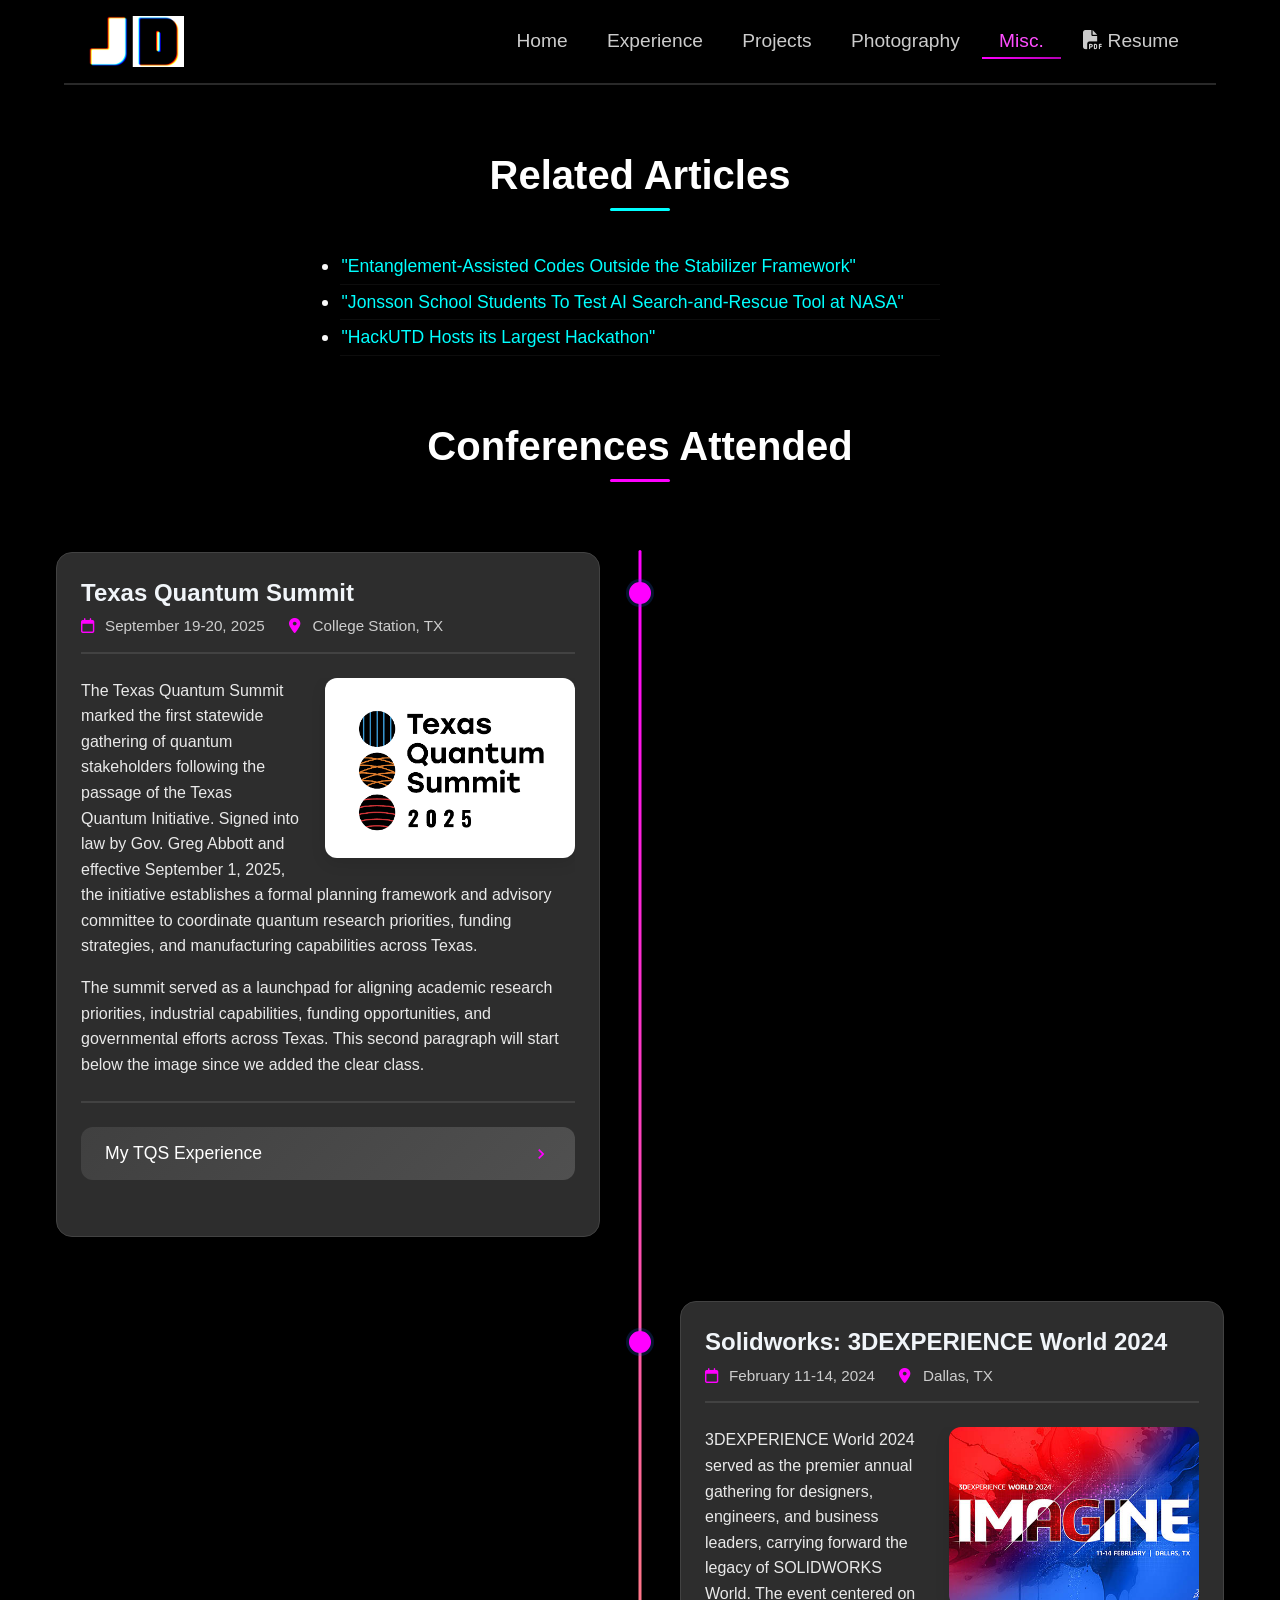
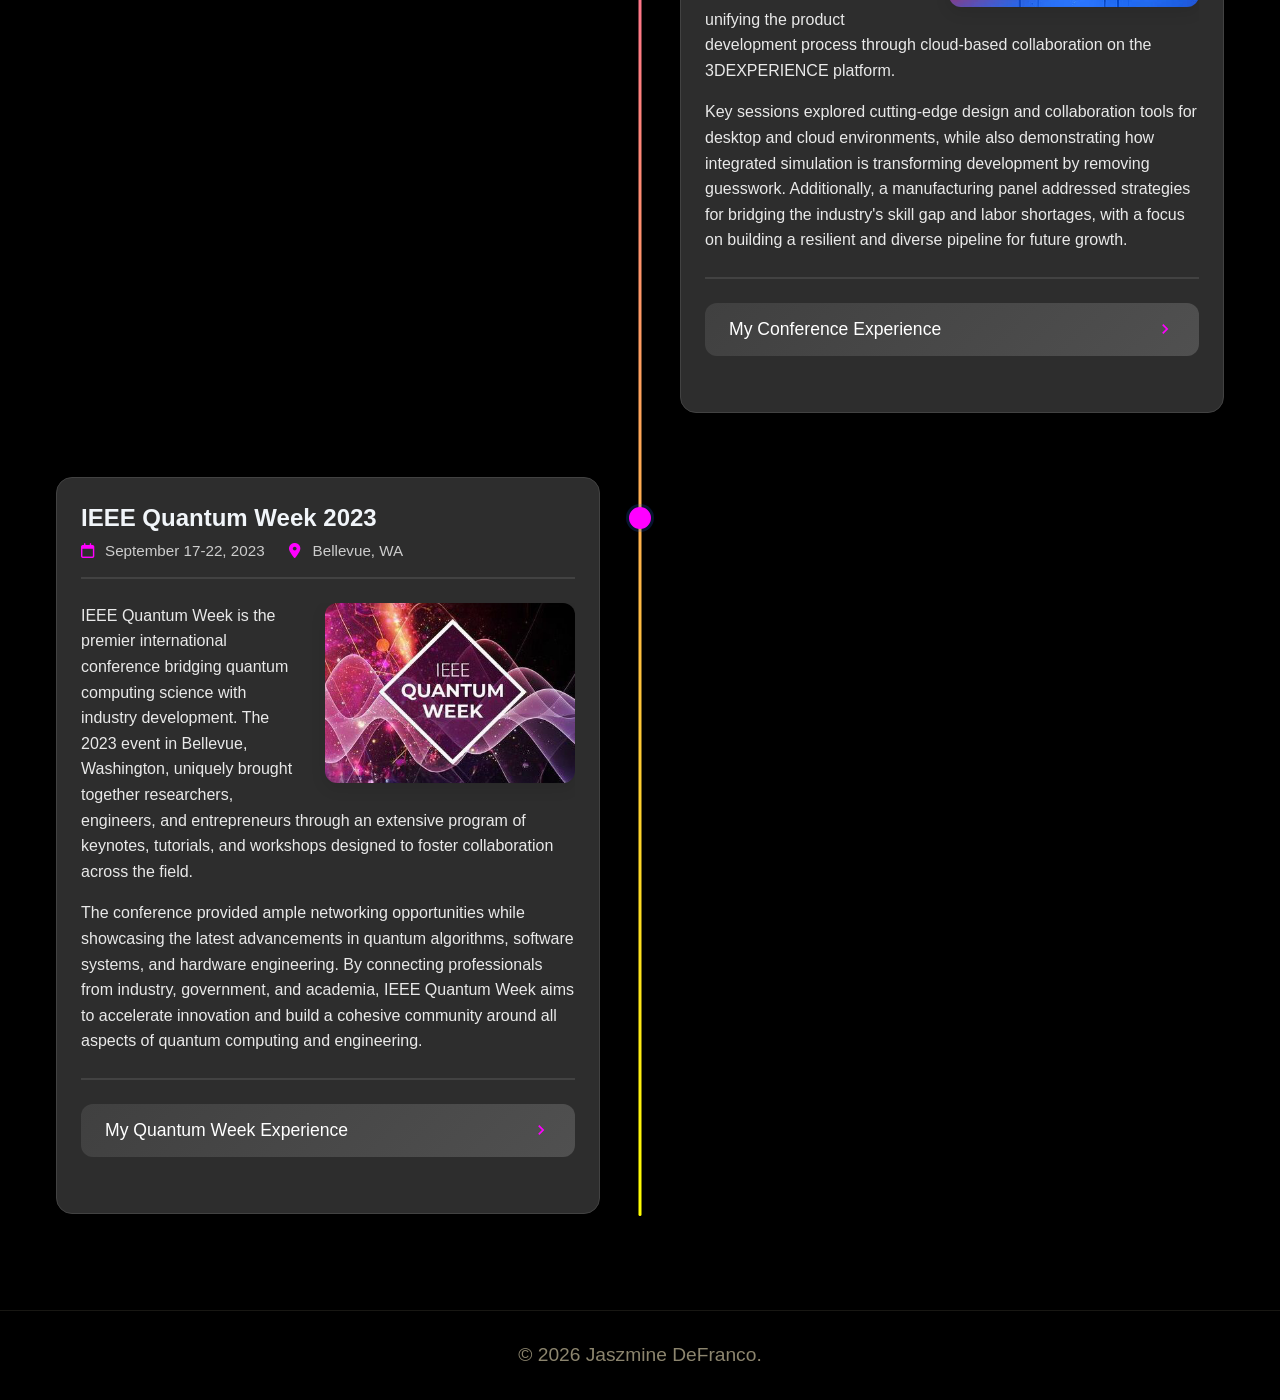
<file: misc.html>
<!DOCTYPE html>
<html lang="en">
<head>
    <meta charset="UTF-8">
    <meta name="viewport" content="width=device-width, initial-scale=1.0">
    <link rel="icon" type="image/png" href="assets/logo/v3-jd-square.png">
    <title>Misc. | Jaszmine DeFranco</title>
    <!-- <link rel="stylesheet" href="style.css">
    <link rel="stylesheet" href="map-styles.css"> -->
    <link rel="stylesheet" href="styles/styles.css">
    <link rel="stylesheet" href="styles/misc.css">
    <link rel="stylesheet" href="https://cdnjs.cloudflare.com/ajax/libs/font-awesome/6.4.0/css/all.min.css">
    <link href="https://fonts.googleapis.com/css2?family=Inter:wght@300;400;500;600;700&display=swap" rel="stylesheet">
    <link rel="stylesheet" href="https://cdnjs.cloudflare.com/ajax/libs/font-awesome/6.4.0/css/all.min.css">
</head>

<body class="misc-page">
    <nav class="navbar">
        <div class="nav-container">
            <!-- <a href="index.html" class="logo">Jaszmine DeFranco</a> -->
            <a href="index.html" class="logo">
                <img src="assets/logo/v3-jd-colors.png" alt="Jaszmine DeFranco">
            </a>
            <div class="nav-links">
                <a href="index.html" class="red">Home</a>
                <a href="experiences.html" class="green">Experience</a>
                <a href="projects.html" class="blue">Projects</a>
                <a href="photography.html" class="cyan">Photography</a>
                <a href="misc.html" class="active magenta">Misc.</a>
                <a href="assets/Jaszmine-DeFranco-Resume.pdf" target="_blank" rel="noopener noreferrer" class="yellow" title="Resume PDF">
                    <i class="fas fa-file-pdf"></i> Resume
                </a>
            </div>
            <button class="menu-toggle" aria-label="Toggle navigation">
                <i class="fas fa-bars"></i>
            </button>
        </div>
    </nav>

    <main class="container">

        <!-- Buttons to separate  -->
        <!-- <section class="section">
            <div class="filter-buttons">
                <button class="filter-btn red active" data-target="conferences">Conferences</button>
                <button class="filter-btn green" data-target="travel-map">Travel Map</button>
                <button class="filter-btn blue" data-target="other-again">University Clubs</button>
            </div>
        </section> -->

        <!-- Other Content Section -->
        <!-- <section class="section">
            <div class="misc-grid">

            </div>
        </section> -->

        <!-- <div class="bookshelf-container">
            <div class="shelf-section">
                <div class="bookshelf-grid" id="leadershipGrid">
                <!- Books inserted by JS ->
                </div>
                <div class="shelf-board">
                <div class="shelf-plaque">Leadership & Involvement</div>
                </div>
            </div>

            <div class="shelf-section">
                <div class="bookshelf-grid" id="speakingGrid">
                <!- Books inserted by JS ->
                </div>
                <div class="shelf-board">
                <div class="shelf-plaque">Public Speaking & Panels</div>
                </div>
            </div>

            <div class="shelf-section">
                <div class="bookshelf-grid" id="conferencesGrid">
                <!- Books inserted by JS ->
                </div>
                <div class="shelf-board">
                <div class="shelf-plaque">Conferences Attended</div>
                </div>
            </div>
        </div> -->

        <section class="articles-section">
            <h1 id="articles" class="articles-title"><span class="highlight" data-text="Related Articles">Related Articles</span></h1>

            <div id="">
                <ul>
                    <li><a href="https://arxiv.org/abs/2603.03182" target="_blank" class="content-link articles-link">
                            "Entanglement-Assisted Codes Outside the Stabilizer Framework"
                        </a>
                    </li>
                    <li><a href="https://news.utdallas.edu/students-teaching/nasa-project-2024/" target="_blank" class="content-link articles-link">
                            "Jonsson School Students To Test AI Search-and-Rescue Tool at NASA"
                        </a>
                    </li>
                    <li><a href="https://cs.utdallas.edu/26350/hackutd-hosts-its-largest-hackathon-2022/" target="_blank" class="content-link articles-link">
                            "HackUTD Hosts its Largest Hackathon"
                        </a>
                    </li>
                </ul>
            </div>
        </section>


        <section class="conferences-timeline">
            <h1 id="conferences" class="timeline-title"><span class="highlight" data-text="Conferences Attended">Conferences Attended</span></h1>
            
            <div class="timeline-container">
                <!-- Timeline Line -->
                <div class="timeline-line"></div>
                
                <!-- Conference Entry 1 (Left side) -->
                <div class="timeline-item timeline-left" id="tqs">
                    <div class="timeline-card">
                        <!-- Header with conference info -->
                        <div class="conference-header">
                            <h3 class="conference-title">Texas Quantum Summit</h3>
                            <div class="conference-meta">
                                <span class="conference-date"><i class="far fa-calendar"></i> September 19-20, 2025</span>
                                <span class="conference-location"><i class="fas fa-map-marker-alt"></i> College Station, TX</span>
                            </div>
                        </div>

                        <div class="conference-main">
                            <div class="conference-featured-image">
                                <img src="/assets/misc/1tqs.png" alt="Texas Quantum Summit 2025">
                            </div>
                            <div class="conference-description">
                                <p>The Texas Quantum Summit marked the first statewide gathering of quantum stakeholders following 
                                    the passage of the Texas Quantum Initiative. Signed into law by Gov. Greg Abbott and effective 
                                    September 1, 2025, the initiative establishes a formal planning framework and advisory committee to 
                                    coordinate quantum research priorities, funding strategies, and manufacturing capabilities across 
                                    Texas.</p>
                                <p class="clear-below-image">The summit served as a launchpad for aligning academic research priorities, 
                                    industrial capabilities, funding opportunities, and governmental efforts across Texas. This second 
                                    paragraph will start below the image since we added the clear class.</p>
                            </div>
                            <!-- Read More Button -->
                            <div class="conference-readmore-container">
                                <button class="conference-readmore-btn" onclick="openConferenceModal('modal-tqs-2025')">
                                    <span>My TQS Experience</span>
                                    <svg class="conference-readmore-arrow" viewBox="0 0 24 24" width="20" height="20">
                                        <path fill="currentColor" d="M8.59 16.59L13.17 12 8.59 7.41 10 6l6 6-6 6-1.41-1.41z"/>
                                    </svg>
                                </button>
                            </div>
                        </div>
                    
                    </div>
                </div>

                <!-- Conference Entry 2 (Right side) -->
                <div class="timeline-item timeline-right" id="sld">
                    <div class="timeline-card">
                        <!-- Header with conference info -->
                        <div class="conference-header">
                            <h3 class="conference-title">Solidworks: 3DEXPERIENCE World 2024</h3>
                            <div class="conference-meta">
                                <span class="conference-date"><i class="far fa-calendar"></i> February 11-14, 2024</span>
                                <span class="conference-location"><i class="fas fa-map-marker-alt"></i> Dallas, TX</span>
                            </div>
                        </div>

                        <div class="conference-main">
                            <div class="conference-featured-image">
                                <img src="/assets/misc/2sld.jpg" alt="Solidworks: 3DEXPERIENCE World 2024">
                            </div>
                            <div class="conference-description">
                                <p>3DEXPERIENCE World 2024 served as the premier annual gathering for designers, engineers, and business 
                                    leaders, carrying forward the legacy of SOLIDWORKS World. The event centered on unifying the product 
                                    development process through cloud-based collaboration on the 3DEXPERIENCE platform.</p>
                                <p class="clear-below-image">Key sessions explored cutting-edge design and collaboration tools for desktop 
                                    and cloud environments, while also demonstrating how integrated simulation is transforming development 
                                    by removing guesswork. Additionally, a manufacturing panel addressed strategies for bridging the industry's 
                                    skill gap and labor shortages, with a focus on building a resilient and diverse pipeline for future growth.</p>
                            </div>
                            <!-- Read More Button -->
                            <div class="conference-readmore-container">
                                <button class="conference-readmore-btn" onclick="openConferenceModal('modal-sld-2024')">
                                    <span>My Conference Experience</span>
                                    <svg class="conference-readmore-arrow" viewBox="0 0 24 24" width="20" height="20">
                                        <path fill="currentColor" d="M8.59 16.59L13.17 12 8.59 7.41 10 6l6 6-6 6-1.41-1.41z"/>
                                    </svg>
                                </button>
                            </div>
                        </div>
                    
                    </div>
                </div>
                
                
                <!-- Conference Entry 3 (Left side) -->
                <div class="timeline-item timeline-left" id="ieee">
                    <div class="timeline-card">
                        <!-- Header with conference info -->
                        <div class="conference-header">
                            <h3 class="conference-title">IEEE Quantum Week 2023</h3>
                            <div class="conference-meta">
                                <span class="conference-date"><i class="far fa-calendar"></i> September 17-22, 2023</span>
                                <span class="conference-location"><i class="fas fa-map-marker-alt"></i> Bellevue, WA</span>
                            </div>
                        </div>

                        <div class="conference-main">
                            <div class="conference-featured-image">
                                <img src="/assets/misc/3ieee.png" alt="IEEE Quantum Week 2023">
                            </div>
                            <div class="conference-description">
                                <p>IEEE Quantum Week is the premier international conference bridging quantum computing science 
                                    with industry development. The 2023 event in Bellevue, Washington, uniquely brought together researchers, 
                                    engineers, and entrepreneurs through an extensive program of keynotes, tutorials, and workshops designed 
                                    to foster collaboration across the field.</p>
                                <p class="clear-below-image">The conference provided ample networking opportunities while showcasing the latest 
                                    advancements in quantum algorithms, software systems, and hardware engineering. By connecting professionals 
                                    from industry, government, and academia, IEEE Quantum Week aims to accelerate innovation and build a cohesive 
                                    community around all aspects of quantum computing and engineering.</p>
                            </div>
                            <!-- Read More Button -->
                            <div class="conference-readmore-container">
                                <button class="conference-readmore-btn" onclick="openConferenceModal('modal-ieee-2023')">
                                    <span>My Quantum Week Experience</span>
                                    <svg class="conference-readmore-arrow" viewBox="0 0 24 24" width="20" height="20">
                                        <path fill="currentColor" d="M8.59 16.59L13.17 12 8.59 7.41 10 6l6 6-6 6-1.41-1.41z"/>
                                    </svg>
                                </button>
                            </div>
                        </div>
                    
                    </div>
                </div>
                
            </div>

            <!-- Conference Modal 1 -->
            <div id="modal-tqs-2025" class="conference-modal">
                <div class="conference-modal-content">
                    <!-- Modal Header -->
                    <div class="conference-modal-header">
                        <h2 class="conference-modal-title">Texas Quantum Summit 2025</h2>
                        <button class="conference-modal-close" onclick="closeConferenceModal('modal-tqs-2025')">
                            <svg viewBox="0 0 24 24" width="24" height="24">
                                <path fill="currentColor" d="M19 6.41L17.59 5 12 10.59 6.41 5 5 6.41 10.59 12 5 17.59 6.41 19 12 13.41 17.59 19 19 17.59 13.41 12z"/>
                            </svg>
                        </button>
                    </div>
                    
                    <!-- Modal Body -->
                    <div class="conference-modal-body" id="tqs">
                        <!-- Conference Meta Info -->
                        <div class="conference-modal-meta">
                            <span><i class="far fa-calendar"></i> September 19-20, 2025</span>
                            <span><i class="fas fa-map-marker-alt"></i> College Station, TX</span>
                        </div>
                        
                        <!-- Main Experience Text -->
                        <div class="conference-modal-text">
                            <h3>My Experience</h3>
                            <p>Two years ago, I attended my first conference, IEEE Quantum Week 2023 in Bellevue, Washington, where I got my 
                                first glimpse into the vast landscape of quantum research, witnessing the intersection of academia and industry. 
                                At the time, much of it felt overwhelming, and I was just beginning to grasp the scale of the field.</p>

                            <p>In September of 2025, I had the privilege of attending the inaugural Texas Quantum Summit hosted at Texas A&M University. 
                                Returning with a different perspective, and now equipped with research experience in quantum error correction, I was 
                                excited to see the current state of the field and how much things had progressed. I was no longer the confused undergrad trying 
                                to keep up, but instead as a soon-to-be college graduate, with a clearer sense of direction.</p>

                            <p>The summit brought together an impressive cross-section of stakeholders: Texas senators, economic development leaders, 
                                startup founders, academic experts, industry representatives, and educators. What stood out most was the shift in conversation, 
                                from purely technical discussions to how quantum can serve as a solution for real-world economic challenges. Speakers emphasized 
                                aligning research agendas with the commerce they can enable, and directly connecting innovation to the Texas economy.</p>

                            <p>The momentum was undeniable. With over 400+ attendees, far exceeding the projected 250, it was clear that the quantum ecosystem 
                                in Texas is no longer theoretical. The message resonated throughout: this moment requires collaboration across academia, industry, 
                                and government. Quantum's time is here, and the challenge now is how we channel that momentum into lasting impact.</p>
                        </div>
                        
                        <!-- Modal Gallery -->
                        <div class="conference-modal-gallery">
                            <h3>Gallery</h3>
                            <div class="modal-gallery-grid">
                                <img src="assets/misc/conferences/1tqs/1panel.jpg" alt="Panel discussion">
                                <img src="assets/misc/conferences/1tqs/2poster.jpg" alt="UTD Graduate Students' Poster">
                                <img src="assets/misc/conferences/1tqs/3kyle.jpg" alt="Kyle Field">
                                <img src="assets/misc/conferences/1tqs/4utd.jpg" alt="UTD Research - Presented by Dr.K">
                            </div>
                        </div>
                    </div>
                </div>
            </div>

            <!-- Conference Modal 2 -->
            <div id="modal-sld-2024" class="conference-modal">
                <div class="conference-modal-content">
                    <!-- Modal Header -->
                    <div class="conference-modal-header">
                        <h2 class="conference-modal-title">Solidworks: 3DEXPERIENCE World 2024</h2>
                        <button class="conference-modal-close" onclick="closeConferenceModal('modal-sld-2024')">
                            <svg viewBox="0 0 24 24" width="24" height="24">
                                <path fill="currentColor" d="M19 6.41L17.59 5 12 10.59 6.41 5 5 6.41 10.59 12 5 17.59 6.41 19 12 13.41 17.59 19 19 17.59 13.41 12z"/>
                            </svg>
                        </button>
                    </div>
                    
                    <!-- Modal Body -->
                    <div class="conference-modal-body">
                        <!-- Conference Meta Info -->
                        <div class="conference-modal-meta">
                            <span><i class="far fa-calendar"></i> February 11-14, 2024</span>
                            <span><i class="fas fa-map-marker-alt"></i> Dallas, TX</span>
                        </div>
                        
                        <!-- Main Experience Text -->
                        <div class="conference-modal-text">
                            <h3>My Experience</h3>
                            <p>Attending 3DEXPERIENCE World 2024 in Dallas Texas was an incredible experience, especially as a member of 
                                UT Dallas's AIAA group. We were honored to be invited to showcase our projects at an EDU booth, which was a 
                                fantastic platform to share our work with a global audience of engineers and designers. This opportunity was 
                                made possible by a generous sponsorship from SOLIDWORKS, which provided our group with software keys. This 
                                access was instrumental in allowing our members to learn CAD and implement professional-grade design tools 
                                directly into our engineering projects.</p>

                            <p>Beyond our own booth, the "Playground" was easily one of the coolest parts of the conference. It was an interactive 
                                hub where I met people from all sorts of businesses and backgrounds, all eager to talk about their projects and 
                                initiatives. Seeing firsthand how others are using these technologies to innovate was genuinely inspiring! I also 
                                made it a point to attend several workshops; one session on 3D printing and manufacturing practices stood out in 
                                particular. It was fascinating to learn how AI is currently being used to streamline production processes and how 
                                companies are looking to implement similar smart practices across other machine shop tools in the near future.</p>

                            <p>Overall, the conference left me with a powerful message about the future of design. The focus wasn't just on the tools 
                                we have today, but on the horizon of what's possible with AI-based generative design and cloud-based collaboration on 
                                the 3DEXPERIENCE platform. It was clear that the industry is moving toward a more connected and intelligent workflow, 
                                and being surrounded by that energy, from student teams to seasoned professionals, reinforced my excitement to be a 
                                part of this evolving engineering landscape!</p>
                        </div>
                        
                        <!-- Modal Gallery -->
                        <div class="conference-modal-gallery">
                            <h3>Gallery</h3>
                            <div class="modal-gallery-grid">
                                <img src="assets/misc/conferences/2sld/1group.jpg" alt="UTD-AIAA-Rocketry">
                                <img src="assets/misc/conferences/2sld/2droids.jpg" alt="Interactive Playground">
                                <img src="assets/misc/conferences/2sld/3ws.jpg" alt="Manufacturing Workshop">
                                <img src="assets/misc/conferences/2sld/4selfie.jpg" alt="Friends!">
                            </div>
                        </div>
                    </div>
                </div>
            </div>

            <!-- Conference Modal 3 -->
            <div id="modal-ieee-2023" class="conference-modal">
                <div class="conference-modal-content">
                    <!-- Modal Header -->
                    <div class="conference-modal-header">
                        <h2 class="conference-modal-title">IEEE Quantum Week 2023</h2>
                        <button class="conference-modal-close" onclick="closeConferenceModal('modal-ieee-2023')">
                            <svg viewBox="0 0 24 24" width="24" height="24">
                                <path fill="currentColor" d="M19 6.41L17.59 5 12 10.59 6.41 5 5 6.41 10.59 12 5 17.59 6.41 19 12 13.41 17.59 19 19 17.59 13.41 12z"/>
                            </svg>
                        </button>
                    </div>
                    
                    <!-- Modal Body -->
                    <div class="conference-modal-body">
                        <!-- Conference Meta Info -->
                        <div class="conference-modal-meta">
                            <span><i class="far fa-calendar"></i> September 17-22, 2023</span>
                            <span><i class="fas fa-map-marker-alt"></i> Bellevue, WA</span>
                        </div>
                        
                        <!-- Main Experience Text -->
                        <div class="conference-modal-text">
                            <h3>My Experience</h3>
                            <p>The 2023 IEEE Quantum Week conference marked my very first professional conference that I have attended!
                                It was made possible by the <a href="https://labs.utdallas.edu/mkolodru/quantum-connect/" target="_blank" class="experience-org-link">Quantum Connect program</a>
                                at UT Dallas, a travel grant opportunity funded through 
                                the NSF’s ExpandQISE program. After being selected as one of the student participants, I was awarded a 
                                grant to attend the conference in Bellevue, Washington. The program provided a structured and invaluable 
                                framework for my first major conference experience, which included attending talks, workshops, participating 
                                in dedicated student career development activities, and interacting with members of the quantum industrial 
                                workforce. This opportunity not only facilitated my travel but also connected me with an international community 
                                of peers and professionals in the quantum field. I am incredibly  grateful to Dr. Kolodrubetz and Dr. Henderson 
                                for the opportunity to participate in this program; their belief in students like me truly expanded my world and 
                                set a new trajectory for my future in innovative technologies and sciences.</p>

                            <!-- Media Carousel 1 -->
                            <div class="carousel-container">
                                <!-- Carousel Track -->
                                <div class="carousel-track" id="carousel1">
                                    <!-- Slides -->
                                    <div class="carousel-slide"> 
                                        <img src="/assets/misc/conferences/3ieee/carousel1/1self.jpg" alt="Slide1" class="carousel-image"> <!-- <p class="carousel-caption">Caption</p> --> </div>
                                    <div class="carousel-slide"> <img src="/assets/misc/conferences/3ieee/carousel1/2group.jpg" alt="Slide2" class="carousel-image"> </div>
                                    <div class="carousel-slide"> <img src="/assets/misc/conferences/3ieee/carousel1/3lobby.jpg" alt="Slide3" class="carousel-image"> </div>
                                </div>
                                <!-- Navigation Buttons -->
                                <button class="carousel-btn carousel-prev" onclick="moveCarousel('carousel1', -1)">❮</button>
                                <button class="carousel-btn carousel-next" onclick="moveCarousel('carousel1', 1)">❯</button>
                                <!-- Indicators -->
                                <div class="carousel-indicators" id="indicators1">
                                    <span class="carousel-indicator active" onclick="jumpToSlide('carousel1', 0)"></span>
                                    <span class="carousel-indicator" onclick="jumpToSlide('carousel1', 1)"></span>
                                    <span class="carousel-indicator" onclick="jumpToSlide('carousel1', 2)"></span>
                                </div>
                            </div>


                            <h3>The Scale of the Quantum Community</h3>
                            <p>Stepping into the IEEE Quantum Week conference in Bellevue was my first real glimpse into the sheer scale of the 
                                quantum community. With over 1,000 attendees, the convention center was a bustling ecosystem that brought together 
                                every corner of the field, from academics, to engineers, researchers, educators, startup founders, representatives from 
                                large international companies, and more. People of all ages and career stages filled the halls, from high 
                                schoolers presenting posters to seasoned academics leading breakout sessions. Seeing those young researchers 
                                confidently present their work was a powerful moment for me; it shattered any preconceived notions I had about who 
                                gets to contribute to this field and showed me that anything is truly possible. I quickly got used to networking 
                                with those around me, striking up conversations during coffee breaks and between sessions. It was inspiring to be 
                                surrounded by so many people from all over the world, all united by a passion for advancing quantum science.
                            </p>

                            <!-- Media Carousel 2 -->
                            <div class="carousel-container">
                                <!-- Carousel Track -->
                                <div class="carousel-track" id="carousel2">
                                    <!-- Slides -->
                                    <div class="carousel-slide"> <img src="/assets/misc/conferences/3ieee/carousel2/1intro.jpg" alt="Slide1" class="carousel-image"> </div>
                                    <div class="carousel-slide"> <img src="/assets/misc/conferences/3ieee/carousel2/2people.jpg" alt="Slide2" class="carousel-image"> </div>
                                    <div class="carousel-slide"> <img src="/assets/misc/conferences/3ieee/carousel2/3poster.jpg" alt="Slide3" class="carousel-image"> </div>
                                    <div class="carousel-slide"> <img src="/assets/misc/conferences/3ieee/carousel2/4expo.jpg" alt="Slide4" class="carousel-image"> </div>
                                </div>

                                <!-- Navigation Buttons -->
                                <button class="carousel-btn carousel-prev" onclick="moveCarousel('carousel2', -1)">❮</button>
                                <button class="carousel-btn carousel-next" onclick="moveCarousel('carousel2', 1)">❯</button>

                                <!-- Indicators -->
                                <div class="carousel-indicators" id="indicators2">
                                    <span class="carousel-indicator active" onclick="jumpToSlide('carousel2', 0)"></span>
                                    <span class="carousel-indicator" onclick="jumpToSlide('carousel2', 1)"></span>
                                    <span class="carousel-indicator" onclick="jumpToSlide('carousel2', 2)"></span>
                                    <span class="carousel-indicator" onclick="jumpToSlide('carousel2', 3)"></span>
                                </div>
                            </div>

                            <h3>Speed Mentoring Session & Workshops</h3>
                            <p>One of the most memorable structured events was a speed mentoring session, where we sat in small groups at tables 
                                while quantum professionals rotated through to share their experiences. I had the chance to speak with a lead 
                                researcher from Microsoft, who discussed their topological initiatives. I also met a researcher from the Los Alamos 
                                National Laboratory, who shared their unique career trajectory and emphasized how their teams are intentionally 
                                built from people of diverse backgrounds, highlighting just how crucial a multidisciplinary mindset is to solving 
                                complex problems.
                            </p>

                            <!-- Media Carousel 3 -->
                            <div class="carousel-container">
                                <!-- Carousel Track -->
                                <div class="carousel-track" id="carousel3">
                                    <!-- Slides -->
                                    <div class="carousel-slide"> <img src="/assets/misc/conferences/3ieee/carousel3/1ibm.jpg" alt="Slide1" class="carousel-image"> </div>
                                    <div class="carousel-slide"> <img src="/assets/misc/conferences/3ieee/carousel3/2edu.jpg" alt="Slide2" class="carousel-image"> </div>
                                    <div class="carousel-slide"> <img src="/assets/misc/conferences/3ieee/carousel3/3los.jpg" alt="Slide3" class="carousel-image"> </div>
                                </div>

                                <!-- Navigation Buttons -->
                                <button class="carousel-btn carousel-prev" onclick="moveCarousel('carousel3', -1)">❮</button>
                                <button class="carousel-btn carousel-next" onclick="moveCarousel('carousel3', 1)">❯</button>

                                <!-- Indicators -->
                                <div class="carousel-indicators" id="indicators3">
                                    <span class="carousel-indicator active" onclick="jumpToSlide('carousel3', 0)"></span>
                                    <span class="carousel-indicator" onclick="jumpToSlide('carousel3', 1)"></span>
                                    <span class="carousel-indicator" onclick="jumpToSlide('carousel3', 2)"></span>
                                </div>
                            </div>

                            <p>Beyond the mentoring, I immersed myself in numerous breakout session talks. Listening to seasoned academics present 
                                on incredibly niche but advanced topics was truly inspiring; it gave me a sense of the depth and rigor that defines 
                                this field. I also attended a workshop led by researchers from the Netherlands, who walked us through a demo of 
                                <a href="https://netsquid.org/" target="_blank" class="experience-org-link">NetSquid</a>
                                NetSquid (The Network Simulator for Quantum Information using Discrete events). The fact that I could actually try 
                                out this cutting-edge simulation tool on my own device, learning how it models scalable quantum networks and the future 
                                quantum internet, made the future feel tangible and within reach.</p>

                            <!-- Media Carousel 4 -->
                            <div class="carousel-container">
                                <!-- Carousel Track -->
                                <div class="carousel-track" id="carousel4">
                                    <!-- Slides -->
                                    <div class="carousel-slide"> <img src="/assets/misc/conferences/3ieee/carousel4/1qblox.jpg" alt="Slide1" class="carousel-image"> </div>
                                    <div class="carousel-slide"> <img src="/assets/misc/conferences/3ieee/carousel4/2qec.jpg" alt="Slide2" class="carousel-image"> </div>
                                    <div class="carousel-slide"> <img src="/assets/misc/conferences/3ieee/carousel4/3chandelier.jpg" alt="Slide3" class="carousel-image"> </div>
                                    <div class="carousel-slide"> <img src="/assets/misc/conferences/3ieee/carousel4/4netsquid.png" alt="Slide4" class="carousel-image"> </div>
                                </div>

                                <!-- Navigation Buttons -->
                                <button class="carousel-btn carousel-prev" onclick="moveCarousel('carousel4', -1)">❮</button>
                                <button class="carousel-btn carousel-next" onclick="moveCarousel('carousel4', 1)">❯</button>

                                <!-- Indicators -->
                                <div class="carousel-indicators" id="indicators4">
                                    <span class="carousel-indicator active" onclick="jumpToSlide('carousel4', 0)"></span>
                                    <span class="carousel-indicator" onclick="jumpToSlide('carousel4', 1)"></span>
                                    <span class="carousel-indicator" onclick="jumpToSlide('carousel4', 2)"></span>
                                    <span class="carousel-indicator" onclick="jumpToSlide('carousel4', 3)"></span>
                                </div>
                            </div>

                            <h3>Connecting with My Peers and a Glimpse into Academia</h3>
                            <p>Equally valuable were the connections I built closer to home. Throughout the conference, I spent time with my fellow 
                                UT Dallas participants, about half of whom were graduate students. I really enjoyed discussing their research and 
                                learning about projects happening at my own university that I had previously been unaware of. Later in the trip, 
                                a couple of these fellow participants and I had the chance to visit the University of Washington, which was a fun 
                                and insightful side adventure. Several of the undergraduates in our group were actively applying to graduate schools, 
                                so I was particularly interested in learning about the application process and the broader world of academia through 
                                our discussions with the professors who accompanied us on the trip.
                            </p>

                            <!-- Media Carousel 5 -->
                            <div class="carousel-container">
                                <!-- Carousel Track -->
                                <div class="carousel-track" id="carousel5">
                                    <!-- Slides -->
                                    <div class="carousel-slide"> <img src="/assets/misc/conferences/3ieee/carousel5/1hall.jpg" alt="Slide1" class="carousel-image"> </div>
                                    <div class="carousel-slide"> <img src="/assets/misc/conferences/3ieee/carousel5/2group.jpg" alt="Slide2" class="carousel-image"> </div>
                                    <div class="carousel-slide"> <img src="/assets/misc/conferences/3ieee/carousel5/3physics.jpg" alt="Slide3" class="carousel-image"> </div>
                                    <div class="carousel-slide"> <img src="/assets/misc/conferences/3ieee/carousel5/4lib.jpg" alt="Slide4" class="carousel-image"> </div>
                                    <div class="carousel-slide"> <img src="/assets/misc/conferences/3ieee/carousel5/5bay.jpg" alt="Slide5" class="carousel-image"> </div>
                                    <div class="carousel-slide"> <img src="/assets/misc/conferences/3ieee/carousel5/6fountain.jpg" alt="Slide6" class="carousel-image"> </div>
                                    <div class="carousel-slide"> <img src="/assets/misc/conferences/3ieee/carousel5/7ivars.jpg" alt="Slide7" class="carousel-image"> </div>
                                    <div class="carousel-slide"> <img src="/assets/misc/conferences/3ieee/carousel5/8sunset.jpg" alt="Slide8" class="carousel-image"> </div>
                                </div>

                                <!-- Navigation Buttons -->
                                <button class="carousel-btn carousel-prev" onclick="moveCarousel('carousel5', -1)">❮</button>
                                <button class="carousel-btn carousel-next" onclick="moveCarousel('carousel5', 1)">❯</button>

                                <!-- Indicators -->
                                <div class="carousel-indicators" id="indicators5">
                                    <span class="carousel-indicator active" onclick="jumpToSlide('carousel5', 0)"></span>
                                    <span class="carousel-indicator" onclick="jumpToSlide('carousel5', 1)"></span>
                                    <span class="carousel-indicator" onclick="jumpToSlide('carousel5', 2)"></span>
                                    <span class="carousel-indicator" onclick="jumpToSlide('carousel5', 3)"></span>
                                    <span class="carousel-indicator" onclick="jumpToSlide('carousel5', 4)"></span>
                                    <span class="carousel-indicator" onclick="jumpToSlide('carousel5', 5)"></span>
                                    <span class="carousel-indicator" onclick="jumpToSlide('carousel5', 6)"></span>
                                    <span class="carousel-indicator" onclick="jumpToSlide('carousel5', 7)"></span>
                                </div>
                            </div>

                            <p>A serendipitous detour made the visit even more special: one of the graduate students we were with had a friend in 
                                the materials science department at UW who was in the final year of their PhD. We got to visit their lab and learn 
                                about their research on biodegradable materials. It was another moment where I got a sneak peek into the life of a 
                                researcher at a critical stage in their career. Getting to talk with students early in their graduate programs, 
                                those in the final stretch of their dissertations, and professionals spanning every corner of the field, all with 
                                varying years and types of experience, painted a full picture of the paths available. Overall, this entire experience 
                                opened my eyes to an entire different world and ecosystem of people all working to advance the industry. 

                                It was a defining moment that left me with two main takeaways: first, a profound admiration for the dedication and 
                                passion everyone poured into their practice, navigating incredible technical difficulty with genuine enthusiasm; 
                                and second, an inspiring realization that I now carry with me, a higher standard for what it means to be part of a 
                                community united by curiosity and purpose.
                            </p>

                            <!-- Media Carousel 6 -->
                            <div class="carousel-container">
                                <!-- Carousel Track -->
                                <div class="carousel-track" id="carousel6">
                                    <!-- Slides -->
                                    <div class="carousel-slide"> <img src="/assets/misc/conferences/3ieee/carousel6/1bye.jpg" alt="Slide1" class="carousel-image"> <!-- <p class="carousel-caption">caption</p> --> </div>
                                    <div class="carousel-slide"> <img src="/assets/misc/conferences/3ieee/carousel6/2poster.jpg" alt="Slide2" class="carousel-image"> </div>
                                    <div class="carousel-slide"> <img src="/assets/misc/conferences/3ieee/carousel6/3mitigation.jpg" alt="Slide3" class="carousel-image"> </div>
                                    <div class="carousel-slide"> <img src="/assets/misc/conferences/3ieee/carousel6/4mtn.jpg" alt="Slide4" class="carousel-image"> </div>
                                    <div class="carousel-slide"> <img src="/assets/misc/conferences/3ieee/carousel6/5group.jpg" alt="Slide5" class="carousel-image"> </div>
                                </div>

                                <!-- Navigation Buttons -->
                                <button class="carousel-btn carousel-prev" onclick="moveCarousel('carousel6', -1)">❮</button>
                                <button class="carousel-btn carousel-next" onclick="moveCarousel('carousel6', 1)">❯</button>

                                <!-- Indicators -->
                                <div class="carousel-indicators" id="indicators6">
                                    <span class="carousel-indicator active" onclick="jumpToSlide('carousel6', 0)"></span>
                                    <span class="carousel-indicator" onclick="jumpToSlide('carousel6', 1)"></span>
                                    <span class="carousel-indicator" onclick="jumpToSlide('carousel6', 2)"></span>
                                    <span class="carousel-indicator" onclick="jumpToSlide('carousel6', 3)"></span>
                                    <span class="carousel-indicator" onclick="jumpToSlide('carousel6', 4)"></span>
                                </div>
                            </div>
                        </div>
                        
                    </div>
                </div>
            </div>
        </section>

        <!--  -->
        <!-- before mapbox-script.js -->
        <!-- <script>
        // Preload states data to avoid CORS issues
        let usStatesData = null;
        fetch('data/us-states.geojson')
            .then(response => response.json())
            .then(data => {
                usStatesData = data;
                console.log('Preloaded US states data');
            })
            .catch(error => {
                console.warn('Could not preload states data:', error);
            });
        </script> -->

        <!-- <section class="section">
            <h1 id="travel-map" class="section-title">Travel Map</h1>
            
            <div class="map-intro">
                <p>Areas I've visited are colored in. Click markers for details.</p>
            </div>

            <div class="map-controls">
                <div class="map-stats">
                    <div class="map-stat-item">
                        Visited: <span class="map-stat-value" id="visitedCount">0</span>
                    </div>
                    <div class="map-stat-item">
                        Unvisited: <span class="map-stat-value" id="unvisitedCount">0</span>
                    </div>
                    <div class="map-stat-item">
                        Locations: <span class="map-stat-value" id="locationsCount">0</span>
                    </div>
                </div>
                
                <div class="map-legend">
                    <div class="map-legend-item">
                        <div class="map-legend-color" style="background:#34a853"></div>
                        <span class="map-legend-label">Visited State</span>
                    </div>
                    <div class="map-legend-item">
                        <div class="map-legend-color" style="background:#4285f4"></div>
                        <span class="map-legend-label">Visited Country</span>
                    </div>
                    <div class="map-legend-item">
                        <div class="map-legend-color" style="background:#ea4335"></div>
                        <span class="map-legend-label">Location</span>
                    </div>
                </div>
            </div>
            
            <div class="map-container">
                <div id="map" class="map-instance"></div>
                <div class="map-loading" id="mapLoading">
                    <div class="map-loading-spinner"></div>
                    <div>Loading map...</div>
                </div>
            </div>
        </section> -->

        <!-- Add Mapbox CSS and JS -->
        <!-- <link href="https://api.mapbox.com/mapbox-gl-js/v3.3.0/mapbox-gl.css" rel="stylesheet">
        <script src="https://api.mapbox.com/mapbox-gl-js/v3.3.0/mapbox-gl.js"></script> -->


        <!-- University Organizations Section -->
        <!-- <section class="section">
            <h1 id="other-again" class="section-title">University Clubs</h1>
            <div class="misc-grid">

            </div>
        </section> -->

        

    </main>

<!-- Config must be loaded FIRST -->
<!-- <script src="config.js"></script> -->

<!-- Then map script -->
<!-- <script src="scripts/mapbox-script.js"></script> -->


<!-- navigation script -->
<!-- <script>
    document.addEventListener('DOMContentLoaded', function() {
        const filterButtons = document.querySelectorAll('.filter-btn[data-target]');
        
        filterButtons.forEach(button => {
            button.addEventListener('click', function() {
                const targetId = this.getAttribute('data-target');
                const targetElement = document.getElementById(targetId);
                
                if (targetElement) {
                    // Update active button
                    filterButtons.forEach(btn => btn.classList.remove('active'));
                    this.classList.add('active');
                    
                    // Smooth scroll to the h1
                    targetElement.scrollIntoView({
                        behavior: 'smooth',
                        block: 'start'
                    });
                    
                    // Update URL hash
                    history.pushState(null, null, '#' + targetId);
                }
            });
        });
        
        // Check URL hash on page load
        if (window.location.hash) {
            const hash = window.location.hash.substring(1);
            const targetButton = document.querySelector(`.filter-btn[data-target="${hash}"]`);
            if (targetButton) {
                targetButton.click();
            }
        }
    });
</script> -->

    <script src="scripts/script.js"></script>
    <script src="scripts/bookshelf.js"></script>
    <footer class="footer">
        <p>© 2026 Jaszmine DeFranco.</p>
    </footer>
</body>
</html>
</file>
<file: style.css>
@import url('https://fonts.googleapis.com/css2?family=Inter:wght@300;400;500;600;700&family=JetBrains+Mono:wght@400;500&display=swap');
@import url('https://fonts.googleapis.com/css2?family=Elms+Sans:ital,wght@0,100..900;1,100..900&family=Google+Sans:ital,opsz,wght@0,17..18,400..700;1,17..18,400..700&family=Open+Sans:ital,wght@0,300..800;1,300..800&family=Roboto:ital,wght@0,100..900;1,100..900&display=swap" rel="stylesheet');


:root {
    /* Base Colors */
    --color-dark: #000000;        /* Dark grey background */
    --color-cream: #fafafa;       /*Creme text color #e9deb8 */

    --red-color: #ff0000;
    --green-color: #00ff00;
    --blue-color: #0000ff;
    --cyan-color: #00ffff;
    --magenta-color: #ff00ff;
    --yellow-color: #ffff00;

    /* Colors
    - purple: #A886FB
    - light blueish purple: #bbbfff

    */

    
    /* Navbar Page Colors (in order) */
    /* --color-yellow: #f7ca0c;         */
    --color-orange: #f16c06;    /* Orange - Projects */
    /* --color-red: #f60828; Red - Experiences */
    /* --color-red: #f10606; */
    --color-purple: #ac07ce; /* Purple - Interesting */
    /* --color-blue: #5100bc;      */
    
    /* Accent Colors */
    --color-accent: var(--color-red);  /* Default to home color */
    
    /* Derived Colors (automatically calculated) */
    --color-dark-light: rgba(32, 32, 32, 0.8);
    --color-cream-dark: #d4caa8;
    --color-cream-light: #f5f0e0;
}

* {
    margin: 0;
    padding: 0;
    box-sizing: border-box;
}

body {
    font-family: "Google Sans", Helvetica, sans-serif; 
    line-height: 1.3;
    color: var(--color-cream);
    background: var(--color-dark);
    min-height: 100vh;
    overflow-x: hidden;
    -webkit-font-smoothing: antialiased; /* Add this too */
    font-size: 1.2em; 
}

.container {
    max-width: 1200px;
    margin: 0 auto;
    padding: 0 20px;
}


/* .navbar {
    background: #303030;
    box-shadow: 0 2px 10px rgba(0,0,0,0.1);
    position: sticky;
    top: 0;
    z-index: 1000;
} */

.navbar {
    background: var(--color-dark);
    backdrop-filter: blur(10px);
    box-shadow: 0 2px 20px rgba(0, 0, 0, 0.3);
    border-bottom: 2px solid rgb(41, 41, 41);
    max-width: 90%;     /* Only take up 90% of width */
    margin: 0 auto;     /* Center it */
    left: 0;
    right: 0;
}

.nav-container {
    max-width: 1200px;
    margin: 0 auto;
    margin-top: 0.75rem;
    padding: 1rem 20px;
    display: flex;
    justify-content: space-between;
    align-items: center;
}

.logo {
    font-size: 1.5rem;
    font-weight: 700;
    color: var(--color-cream);
    text-decoration: none;
}

/* .nav-links {
    display: flex;
    gap: 2rem;
}

.nav-links a {
    text-decoration: none;
    color: var(--color-cream);
    font-weight: 500;
    transition: color 0.3s;
    padding: 0.5rem 0;
    position: relative;
}

.nav-links a:hover,
.nav-links a.active {
    color: var(--color-red);
}

.nav-links a.active::after {
    content: '';
    position: absolute;
    bottom: 0;
    left: 0;
    width: 100%;
    height: 2px;
    background: var(--color-red);
} */

.nav-links a {
    position: relative;
    color: rgba(255, 255, 255, 0.8);
    text-decoration: none;
    padding: 8px 32px;
    margin: 0 -15px;
    transition: color 0.3s ease;
}

.nav-links a::after {
    content: '';
    position: absolute;
    bottom: 0;
    left: 15px;
    right: 15px;
    height: 2px;
    transform: scaleX(0);
    transform-origin: center;
    transition: transform 0.4s ease;
}

/* Home */
.nav-links a.home::after {
    background: linear-gradient(90deg, var(--red-color), rgba(255, 0, 0, 0.7));
}

.nav-links a.home.active {
    color: color-mix(in srgb, var(--red-color) 70%, white);
}

/* About */
.nav-links a.about::after {
    background: linear-gradient(90deg, var(--green-color), rgba(0, 255, 0, 0.7));
}

.nav-links a.about.active {
    color: color-mix(in srgb, var(--green-color) 70%, white);
}



/* Experiences */
.nav-links a.experience::after {
    background: linear-gradient(90deg, var(--blue-color), rgba(0, 0, 255, 0.7));
}

.nav-links a.experience.active {
    color: color-mix(in srgb, var(--blue-color) 70%, white);
}

/* Projects */
.nav-links a.projects::after {
    background: linear-gradient(90deg, var(--cyan-color), rgba(0, 255, 255, 0.7));
}

.nav-links a.projects.active {
    color: color-mix(in srgb, var(--cyan-color) 70%, white);
}



/* Photography */
.nav-links a.photography::after {
    background: linear-gradient(90deg, var(--magenta-color), rgba(255, 0, 255, 0.7));
}

.nav-links a.photography.active {
    color: color-mix(in srgb, var(--magenta-color) 70%, white);
}

/* Misc */
.nav-links a.misc::after {
    background: linear-gradient(90deg, var(--yellow-color), rgba(255, 255, 0, 0.7));
}

.nav-links a.misc.active {
    color: color-mix(in srgb, var(--yellow-color) 70%, white);
}

/* Shared states */
.nav-links a:hover {
    color: white;
}

.nav-links a:hover::after {
    transform: scaleX(1);
}

.nav-links a.active::after {
    transform: scaleX(1);
}



.menu-toggle {
    display: none;
    background: none;
    border: none;
    font-size: 1.5rem;
    cursor: pointer;
    color: var(--color-red);
}

/* .hero {
    padding: 12rem 0;
    display: grid;
    grid-template-columns: 1fr 1fr;
    gap: 6rem;
    align-items: center;
} */

/* Remove gap from hero and handle spacing differently */
.hero {
    display: flex;
    align-items: center;
    min-height: calc(100vh - 80px);
    padding: 60px 0;
    gap: 60px; /* Remove the gap */
}

.hero-content {
    flex: 1;
    display: flex;
    flex-direction: column;
    justify-content: center;
    align-items: flex-start;
    padding-left: 50px; 
    padding-right: 50px; 
    max-width: 600px; 
}



.hero-title {
    font-size: 2.2rem;
    font-weight: 700;
    margin-bottom: 0.5rem;
    line-height: 1.2;
}

/* .highlight {
    color: var(--color-accent); 
} */

.highlight {
    color: white;
    position: relative;
    display: inline-block;
    font-weight: 900;
    cursor: pointer;
    transition: all 0.3s ease;
}

/* Create RGB layers using pseudo-elements */
.highlight::before,
.highlight::after,
.highlight span {
    content: attr(data-text);
    position: absolute;
    top: 0;
    left: 0;
    mix-blend-mode: difference;
    opacity: 0;
    transition: opacity 0.3s ease;
    pointer-events: none;
}

/* Red layer */
.highlight::before {
    color: #f00;
}

/* Blue layer */
.highlight::after {
    color: #00f;
}

/* Green layer (actual span element) */
.highlight span {
    color: #0f0;
    position: relative;
    display: inline-block;
}

/* Hover state - show RGB split */
.highlight:hover::before {
    opacity: 1;
    animation: ANIMATE-RED 1000ms forwards; /* Stops at the end */
}

.highlight:hover::after {
    opacity: 1;
    animation: ANIMATE-BLUE 1000ms forwards; /* Stops at the end */
}

@keyframes ANIMATE-RED {
    0% {
        transform: translate(0, 0)
    }
    100% {
        transform: translate(4px, 4px) /* End at the split position */
    }
}

@keyframes ANIMATE-BLUE {
    0% {
        transform: translate(0, 0)
    }
    100% {
        transform: translate(-4px, -4px) /* End at the split position */
    }
}



/* Right - Red  */
/* Left - Green  */
/* Bottom - Blue  */
/* Top - Magenta (Red+Blue)  */

/* .highlight {
    color: white;
    text-shadow: 
        0.9px 0 0 #ff0000,     
        -0.9px 0 0 #00ff00,    
        0 0.9px 0 #0000ff,     
        0 -0.9px 0 #ff00ff;    
} */





/* .hero-subtitle {
    font-size: 1.2rem;
    color: var(--color-creme); 
    margin-bottom: 2rem;
    max-width: 600px;
} */

/* Style for the subtitle and keywords */
/* Style for all keywords */
.keyword {
    display: inline-block;
    position: relative;
    margin: 0 0px;
    cursor: pointer;
    transition: all 0.3s ease;
}

/* Remove default link styling */
.keyword a {
    color: inherit;
    text-decoration: none;
}

/* Underline animation for all keywords */
.keyword::after {
    content: '';
    position: absolute;
    bottom: -2px;
    left: 0;
    width: 0;
    height: 2px;
    transition: width 0.4s ease;
}

/* Red */
.keyword.red::after {
    background: linear-gradient(90deg, #ff0000, #ff3333);
}

.keyword.red:hover {
    color: #ff6666;
}

.keyword.red:hover::after {
    width: 100%;
}

/* Green */
.keyword.green::after {
    background: linear-gradient(90deg, #00ff00, #33ff33);
}

.keyword.green:hover {
    color: #66ff66;
}

.keyword.green:hover::after {
    width: 100%;
}

/* Blue */
.keyword.blue::after {
    background: linear-gradient(90deg, #0000ff, #3333ff);
}

.keyword.blue:hover {
    color: #6666ff;
}

.keyword.blue:hover::after {
    width: 100%;
}




.hero-buttons {
    display: flex;
    gap: 1rem;
    flex-wrap: wrap;
}

.btn {
    padding: 0.8rem 1.5rem;
    border-radius: 8px;
    text-decoration: none;
    font-weight: 600;
    display: inline-block;
    transition: transform 0.3s, box-shadow 0.3s;
}

.btn:hover {
    transform: translateY(-2px);
}

.btn-primary {
    background: var(--color-red);    /* Accent color */
    color: var(--color-dark);           /* Dark text on bright button */
    box-shadow: 0 4px 6px rgba(37, 99, 235, 0.2);
}

.btn-secondary {
    background: rgba(233, 222, 184, 0.1); /* Cream with low opacity */
    color: var(--color-cream);
    border: 2px solid var(--color-red);
}

/* animation */
.hero-image {
    position: relative;
    width: 100%;
    max-width: 400px; 
    height: 400px;
    display: flex;
    align-items: center;
    justify-content: center;
}

.animation-container {
    position: relative;
    width: 100%;
    height: 100%;
    background: rgba(0, 0, 0, 0.5);
    padding: 10px;
    display: flex;
    flex-direction: column;
    align-items: center;
    overflow: visible;
    border-radius: 20px;
}

.circle-container {
    position: relative;
    width: 100%;
    height: 100%;
    display: flex;
    justify-content: center;
    align-items: center;
}

canvas {
    width: 100% !important;
    height: 100% !important;
    border-radius: 10px;
}

/* Corner decorations */
.corner {
    position: absolute;
    width: 16px;
    height: 16px;
    color: white;
    opacity: 0;
    z-index: 10;
    pointer-events: none;
    transition: opacity 0.3s ease;
}

.animation-container:hover .corner {
    opacity: 1;
}

.top-left {
    top: -8px;
    left: -8px;
    transition-delay: 0s;
}

.top-right {
    top: -8px;
    right: -8px;
    transform: rotate(90deg);
    transition-delay: 0.1s;
}

.bottom-left {
    bottom: -8px;
    left: -8px;
    transform: rotate(-90deg);
    transition-delay: 0.2s;
}

.bottom-right {
    bottom: -8px;
    right: -8px;
    transform: rotate(180deg);
    transition-delay: 0.3s;
}


/* Quick Links - Card Section */

/* .section {
    padding: 1rem 0;
}

.section-title {
    font-size: 2rem;
    font-weight: 700;
    margin-bottom: 2rem;
    text-align: center;
} */

.section {
    padding: 3rem 0;
}

.section-title {
    text-align: center;
    margin-bottom: 2rem;
    font-size: 2.5rem;
    color: #ffffff;
}


.cards {
    display: grid;
    grid-template-columns: repeat(auto-fit, minmax(300px, 1fr));
    gap: 2rem;
    margin-top: 2rem;
}

.card {
    background: var(--color-cream); 
    padding: 2rem;
    border-radius: 12px;
    text-decoration: none;
    color: inherit;
    box-shadow: 0 5px 15px rgba(0,0,0,0.08);
    transition: transform 0.3s, box-shadow 0.3s;
    display: block;
}

/* .card:hover {
    transform: translateY(-5px);
    box-shadow: 0 15px 30px rgba(0,0,0,0.15);
} */

.card:hover {
    transform: translateY(-5px);
    border-color: var(--color-accent);
    box-shadow: 0 15px 40px rgba(0, 0, 0, 0.4), 
                0 0 20px rgba(247, 202, 12, 0.2); /* Home color glow */
}

/* Base style remains same */
.card-icon {
    font-size: 2rem;
    color: var(--color-accent); /* Fallback */
    margin-bottom: 1rem;
}

/* Individual color classes */
.card-icon.red {
    color: var(--red-color);
}

.card-icon.green {
    color: var(--green-color);
}

.card-icon.blue {
    color: var(--blue-color);
}

.card-icon.cyan {
    color: var(--cyan-color);
}

.card-icon.magenta {
    color: var(--magenta-color);
}

.card-icon.yellow {
    color: var(--yellow-color);
}

.card h3 {
    margin-bottom: 0.5rem;
    color: #1f2937;
}

.card p {
    color: #6b7280;
}


/* Contact section */

.contact-links {
    display: flex;
    justify-content: center;
    flex-wrap: wrap;
    gap: 2rem;
    margin-top: 2rem;
}

.contact-link {
    display: flex;
    align-items: center;
    gap: 0.5rem;
    padding: 1rem 1.5rem;
    background: var(--color-cream); 
    border-radius: 10px;
    text-decoration: none;
    color: #4b5563;
    transition: all 0.3s cubic-bezier(0.4, 0, 0.2, 1);
    box-shadow: 0 4px 6px rgba(0,0,0,0.05);
    border: 2px solid transparent;
}

/* Email - Red */
.contact-link.red:hover {
    background: var(--red-color);
    color: white;
    border-color: var(--red-color);
    box-shadow: 0 8px 20px rgba(255, 0, 0, 0.2);
}

/* LinkedIn - Green */
.contact-link.green:hover {
    background: var(--green-color);
    color: white;
    border-color: var(--green-color);
    box-shadow: 0 8px 20px rgba(0, 255, 0, 0.2);
}

/* GitHub - Blue */
.contact-link.blue:hover {
    background: var(--blue-color);
    color: white;
    border-color: var(--blue-color);
    box-shadow: 0 8px 20px rgba(0, 0, 255, 0.2);
}

/* Resume - Cyan */
.contact-link.cyan:hover {
    background: var(--cyan-color);
    color: var(--color-dark);
    border-color: var(--cyan-color);
    box-shadow: 0 8px 20px rgba(0, 255, 255, 0.2);
}

/* Photography - Magenta */
.contact-link.magenta:hover {
    background: var(--magenta-color);
    color: white;
    border-color: var(--magenta-color);
    box-shadow: 0 8px 20px rgba(255, 0, 255, 0.2);
}

/* Other - Yellow */
.contact-link.yellow:hover {
    background: var(--yellow-color);
    color: var(--color-dark);
    border-color: var(--yellow-color);
    box-shadow: 0 8px 20px rgba(255, 255, 0, 0.2);
}

/* Common hover effects */
.contact-link:hover {
    transform: translateY(-4px) scale(1.05);
}




.footer {
    text-align: center;
    padding: 2rem;
    margin-top: 4rem;
    color: rgba(233, 222, 184, 0.6);    /* Cream with opacity */
    border-top: 1px solid rgba(233, 222, 184, 0.1);
}


@media (max-width: 768px) {
    .hero {
        grid-template-columns: 1fr;
        text-align: center;
        padding: 3rem 0;
    }
    
    .hero-title {
        font-size: 2.5rem;
    }
    
    .nav-links {
        display: none;
        flex-direction: column;
        position: absolute;
        top: 100%;
        left: 0;
        width: 100%;
        background: white;
        padding: 1rem;
        box-shadow: 0 10px 15px rgba(0,0,0,0.1);
    }
    
    .nav-links.active {
        display: flex;
    }
    
    .menu-toggle {
        display: block;
    }
    
    .hero-buttons {
        justify-content: center;
    }
    
    .contact-links {
        flex-direction: column;
        align-items: center;
    }
    
    .cards {
        grid-template-columns: 1fr;
    }
}


/* About page */

/* !!!*** ADD: plusses around text box */
/* Main about section as grid container */
.about-section {
    display: grid;
    grid-template-columns: 1fr auto;  /* Text takes remaining space, photo auto-width */
    grid-template-areas: 
        "text photo"
        "highlights highlights";
    gap: 2rem 4rem;  /* row gap, column gap */
    align-items: start;
    max-width: 1200px;
    margin: 0 auto;
    padding-top: 65px;
    padding-bottom: 10px;
    padding-right: 30px;
    padding-left: 30px;
}

.about-text {
    grid-area: text;
    padding: 0;  /* Remove padding since grid handles spacing */
    font-size: 1.2rem;
}

.about-photo {
    grid-area: photo;
    animation: fadeInLeft 1s ease-out;
    justify-self: end;  /* Align to the right */
    align-self: center;
}

.photo-container {
    position: relative;
    width: 400px;
    height: 400px; /* Equal width and height = square */
    border-radius: 50%; /* Makes container circular */
    overflow: hidden; /* Crops image to circle */
    background: linear-gradient(45deg, #1a1a2e, #16213e); /* Fallback color */
}


.profile-photo {
    width: 100%;
    height: 100%;
    object-fit: cover;
    object-position: center center;
    image-rendering: crisp-edges;
    image-rendering: -webkit-optimize-contrast;
    filter: contrast(1.05) saturate(1.05) brightness(1.02);
    transform: translateZ(0);
}

.about-below {
    grid-area: highlights;
    display: flex;
    flex-direction: row;
    justify-content: space-around;
    margin-top: 2rem;
    animation: fadeInUp 1s ease-out;  /* Add animation for highlights */
}

.about-highlights {
    align-content: center;
    display: flex;
    flex-wrap: wrap;
    gap: 1.5rem;
    justify-content: center;
}

.highlight-item {
    display: flex;
    align-items: center;
    gap: 0.5rem;
    padding: 0.5rem 1rem;
    background: rgba(37, 99, 235, 0.1);
    border-radius: 50px;
    border: 1px solid rgba(37, 99, 235, 0.2);
}

.highlight-icon {
    font-size: 1.5rem;
}

/* Add new animation for highlights */
@keyframes fadeInUp {
    from {
        opacity: 0;
        transform: translateY(30px);
    }
    to {
        opacity: 1;
        transform: translateY(0);
    }
}

/* Keep existing animations */
@keyframes fadeInLeft {
    from {
        opacity: 0;
        transform: translateX(-50px);
    }
    to {
        opacity: 1;
        transform: translateX(0);
    }
}

@keyframes fadeInRight {
    from {
        opacity: 0;
        transform: translateX(50px);
    }
    to {
        opacity: 1;
        transform: translateX(0);
    }
}

/* Responsive Design */
@media (max-width: 1024px) {
    .about-section {
        gap: 2rem;
    }
    
    .photo-container {
        width: 300px;
        height: 300px;
    }
    
    .about-text {
        font-size: 1.3rem;
    }
}

@media (max-width: 768px) {
    .about-section {
        grid-template-columns: 1fr;
        grid-template-areas: 
            "photo"
            "text"
            "highlights";
        justify-items: center;
        text-align: center;
        padding: 20px;
    }
    
    .about-photo {
        justify-self: center;
        margin-bottom: 1rem;
    }
    
    .photo-container {
        width: 250px;
        height: 250px;
    }
    
    .about-text {
        font-size: 1.2rem;
        padding: 0;
    }
    
    .about-below {
        flex-direction: column;
        align-items: center;
        gap: 1rem;
    }
    
    .highlight-item {
        width: 100%;
        justify-content: center;
    }
}

/* Dark mode support */
@media (prefers-color-scheme: dark) {
    .highlight-item {
        background: rgba(96, 165, 250, 0.1);
        border-color: rgba(96, 165, 250, 0.2);
    }
}

/*

        ----- EXPERIENCE SECTION -----

*/

/* Experience Section Styles */
.experience-grid {
    display: flex;
    flex-direction: column;
    gap: 3rem;
    max-width: 1200px;
    margin: 0 auto;
    padding: 1rem;
}

.experience-card {
    display: grid;
    grid-template-columns: 1fr 2fr;
    gap: 2rem;
    padding: 1.75rem 1.5rem 0rem 1.5rem; /* top, right, bottom, left */
    background-color: #ffffff;
    border-radius: 8px;
    box-shadow: 0 2px 10px rgba(0, 0, 0, 0.1);
    transition: transform 0.2s ease, box-shadow 0.2s ease;
}

.experience-card:hover {
    transform: translateY(-2px);
    box-shadow: 0 4px 20px rgba(0, 0, 0, 0.15);
}

.experience-left {
    grid-column: 1 / 2;
}

.experience-right {
    grid-column: 2 / 3;
}

.experience-job-title {
    font-size: 1.5rem;
    font-weight: 600;
    color: #333;
    margin: 0;
    line-height: 1.3;
}

.experience-org-link {
    color: #2563eb;  /* Your brand blue */
    text-decoration: none;
    transition: color 0.2s ease;
}

.experience-org-link:hover {
    color: #1d4ed8;  /* Darker blue on hover */
    text-decoration: underline;
}

/* .experience-left-image {
    width: 100%;
    max-width: 100px;
    height: auto;
    border-radius: 8px;
    margin-top: 1rem;
    box-shadow: 0 2px 8px rgba(0, 0, 0, 0.1);
} */

.experience-left-image {
    width: 100%;
    max-width: 100px;
    aspect-ratio: 1 / 1;  /* Forces a 1:1 square ratio */
    object-fit: cover;
    border-radius: 8px;
    margin-top: 1rem;
    box-shadow: 0 2px 8px rgba(0, 0, 0, 0.1);
}

.experience-employer {
    font-size: 1.2rem;
    font-weight: 500;
    color: #2563eb;
    margin-bottom: 0.5rem;
}

.experience-dates {
    font-size: 1rem;
    color: #666;
    margin-bottom: 1rem;
    font-style: italic;
}

.experience-skills {
    display: flex;
    flex-wrap: wrap;
    gap: 0.5rem;
    margin-bottom: 1.5rem;
}

.experience-skill-tag {
    background-color: #f3f4f6;
    color: #4b5563;
    padding: 0.25rem 0.75rem;
    border-radius: 20px;
    font-size: 0.9rem;
    font-weight: 500;
    transition: background-color 0.2s ease;
}

.experience-skill-tag:hover {
    background-color: #e5e7eb;
}

.experience-overview {
    font-size: 1rem;
    line-height: 1.6;
    color: #4b5563;
    margin: 0;
}

/* Responsive Design */
@media (max-width: 768px) {
    .experience-card {
        grid-template-columns: 1fr;
        gap: 1rem;
    }
    
    .experience-left {
        grid-column: 1 / -1;
    }
    
    .experience-right {
        grid-column: 1 / -1;
    }
    
    .experience-job-title {
        font-size: 1.3rem;
    }
}

/* Experience - Media styles */


/* Collapsible Media Row */
.experience-media-row {
    grid-column: 1 / -1;
    max-height: 0;
    overflow: hidden;
    transition: max-height 0.5s ease-out, margin 0.3s ease, padding 0.3s ease;
    margin: 0;
    padding: 0;
    opacity: 0;
}

.experience-media-row.open {
    max-height: 800px; /* Adjust based on your content height */
    margin-bottom: 1.25rem;
    opacity: 1;
    transition: max-height 0.5s ease-in, margin 0.3s ease, padding 0.3s ease, opacity 0.3s ease;
}

/* Media Container Styles (from previous) */
.experience-media-container {
    position: relative;
    width: 100%;
    border-radius: 12px;
    overflow: hidden;
    box-shadow: 0 10px 15px -3px rgba(0, 0, 0, 0.1), 0 4px 6px -2px rgba(0, 0, 0, 0.05);
}

.experience-media-image {
    width: 100%;
    height: auto;
    max-height: 450px;
    object-fit: cover;
    display: block;
    transition: transform 0.3s ease;
}

.experience-media-container:hover .experience-media-image {
    transform: scale(1.02);
}

.experience-media-overlay {
    position: absolute;
    bottom: 0;
    left: 0;
    right: 0;
    background: linear-gradient(to top, rgba(0, 0, 0, 0.8), transparent);
    padding: 2rem 1.5rem 1.5rem;
    display: flex;
    justify-content: center;
    opacity: 0;
    transition: opacity 0.3s ease;
}

.experience-media-container:hover .experience-media-overlay {
    opacity: 1;
}

.experience-pdf-button {
    display: inline-flex;
    align-items: center;
    gap: 0.75rem;
    background-color: #2563eb;
    color: white;
    padding: 0.85rem 2rem;
    border-radius: 50px;
    text-decoration: none;
    font-weight: 500;
    font-size: 1rem;
    border: none;
    box-shadow: 0 4px 6px -1px rgba(0, 0, 0, 0.2);
    transition: all 0.2s ease;
}

.experience-pdf-button:hover {
    background-color: #1d4ed8;
    transform: translateY(-2px);
    box-shadow: 0 6px 10px -1px rgba(0, 0, 0, 0.3);
}

.experience-pdf-button-icon {
    margin-right: 0.25rem;
}

.experience-media-caption {
    text-align: center;
    margin-top: 1.0rem;
    color: #6b7280;
    font-size: 0.9rem;
    font-style: italic;
}

/* Responsive adjustments */
@media (max-width: 768px) {
    .experience-media-image {
        max-height: 300px;
    }
    
    .experience-pdf-button {
        padding: 0.7rem 1.5rem;
        font-size: 0.9rem;
    }
    
    .experience-media-overlay {
        padding: 1.5rem 1rem 1rem;
    }
    
    .experience-dropdown-toggle {
        padding: 0.6rem;
    }
}

/* Dark mode support */
@media (prefers-color-scheme: dark) {
    .experience-dropdown-toggle {
        background-color: #1e293b;
        border-color: #334155;
        color: #e2e8f0;
    }
    
    .experience-dropdown-toggle:hover {
        background-color: #2d3a4f;
        border-color: #60a5fa;
        color: #60a5fa;
    }
    
    .experience-media-caption {
        color: #9ca3af;
    }
}


/* Responsive adjustments */
@media (max-width: 768px) {
    .experience-media-image {
        max-height: 300px;
    }
    
    .experience-pdf-button {
        padding: 0.7rem 1.5rem;
        font-size: 0.9rem;
    }
    
    .experience-media-overlay {
        padding: 1.5rem 1rem 1rem;
    }
}

/* Experience - Dropdown */
/* Dropdown Toggle Styles */
.experience-dropdown-toggle {
    grid-column: 1 / -1;
    display: flex;
    align-items: center;
    justify-content: center;
    gap: 0.75rem;

    padding: 0.75rem;
    background-color: #f1f1f1;
    border: 1px solid #e2e8f0;
    border-radius: 50px;
    cursor: pointer;
    transition: all 0.2s ease;
    color: #4b5563;
    font-weight: 500;
    user-select: none;
}

.experience-dropdown-toggle:hover {
    background-color: #f1f5f9;
    border-color: #2563eb;
    color: #2563eb;
}

.experience-dropdown-text {
    font-size: 1rem;
}

.experience-dropdown-arrow {
    transition: transform 0.3s ease;
}

.experience-dropdown-arrow.open {
    transform: rotate(180deg);
}

/* Collapsible Media Row */
.experience-media-row {
    grid-column: 1 / -1;
    max-height: 0;
    overflow: hidden;
    transition: max-height 0.5s ease-out, margin 0.3s ease, padding 0.3s ease;
    margin: 0;
    padding: 0;
    opacity: 0;
}

/* Experience - Carousel */

/* Carousel Container */
/* .experience-carousel-container {
    position: relative;
    width: 100%;
    max-width: 900px; 
    margin: 0 auto;
    overflow: hidden;
    border-radius: 12px;
} */

.experience-carousel-container {
    position: relative;
    width: 100%;
    max-width: 800px;
    margin: 0 auto;
    overflow: hidden; 
    border-radius: 12px;
    padding-bottom: 30px; 
}

/* Carousel Track - holds all slides */
.experience-carousel-track {
    display: flex;
    transition: transform 0.3s ease-in-out;
    scroll-behavior: smooth;
}

/* Individual Carousel Slide */
.experience-carousel-slide {
    flex: 0 0 100%;
    min-width: 100%;
    /* padding: 0.5rem; */
    box-sizing: border-box;
}

/* Carousel Image */
.experience-carousel-image {
    width: 100%;
    height: auto;
    max-height: 400px;
    object-fit: contain;
    border-radius: 8px;
    background-color: #f8fafc;
    display: block;
}

/* Carousel Caption */
.experience-carousel-caption {
    text-align: center;
    margin-top: 0.75rem;
    margin-bottom: 0.75rem;
    color: #6b7280;
    font-size: 0.9rem;
    font-style: italic;
}

/* Carousel Navigation Buttons */
.experience-carousel-btn {
    position: absolute;
    top: 50%;
    transform: translateY(-50%);
    background-color: rgba(255, 255, 255, 0.9);
    color: #4b5563;
    border: none;
    width: 40px;
    height: 40px;
    border-radius: 50%;
    cursor: pointer;
    font-size: 1.5rem;
    display: flex;
    align-items: center;
    justify-content: center;
    transition: all 0.2s ease;
    z-index: 10;
    box-shadow: 0 2px 5px rgba(0, 0, 0, 0.2);
}

.experience-carousel-btn:hover {
    background-color: #ffffff;
    color: #2563eb;
    transform: translateY(-50%) scale(1.1);
    box-shadow: 0 4px 8px rgba(0, 0, 0, 0.2);
}

.experience-carousel-prev {
    left: 15px;
}

.experience-carousel-next {
    right: 15px;
}

/* Carousel Indicators (dots) */
/* .experience-carousel-indicators {
    display: flex;
    justify-content: center;
    gap: 0.75rem;
    margin-top: 1rem;
    padding: 0.5rem;
} */

/* Carousel Indicators (dots) */
.experience-carousel-indicators {
    display: flex;
    justify-content: center;
    gap: 0.75rem;
    padding: 0.5rem;
    margin-top: 1rem;
    width: 100%; 
    /* position: relative;   */
    z-index: 5;  
    /* bottom: 0;  */
}

.experience-indicator {
    width: 10px;
    height: 10px;
    border-radius: 50%;
    background-color: #d1d5db;
    cursor: pointer;
    transition: all 0.2s ease;
}

.experience-indicator:hover {
    background-color: #9ca3af;
    transform: scale(1.2);
}

.experience-indicator.active {
    background-color: #2563eb;
    width: 24px;
    border-radius: 12px;
}

/* Responsive adjustments */
@media (max-width: 768px) {
    .experience-carousel-btn {
        width: 32px;
        height: 32px;
        font-size: 1.2rem;
    }
    
    .experience-carousel-prev {
        left: 8px;
    }
    
    .experience-carousel-next {
        right: 8px;
    }
    
    .experience-carousel-image {
        max-height: 300px;
    }
    
    .experience-indicator.active {
        width: 20px;
    }
}

/* Dark mode support */
@media (prefers-color-scheme: dark) {
    .experience-carousel-btn {
        background-color: rgba(30, 41, 59, 0.9);
        color: #e2e8f0;
    }
    
    .experience-carousel-btn:hover {
        background-color: #1e293b;
        color: #60a5fa;
    }
    
    .experience-carousel-image {
        background-color: #1e293b;
    }
    
    .experience-carousel-caption {
        color: #9ca3af;
    }
    
    .experience-indicator {
        background-color: #4b5563;
    }
    
    .experience-indicator.active {
        background-color: #60a5fa;
    }
}

/* Optional: Auto-playing animation indicator */
.experience-carousel-progress {
    position: absolute;
    bottom: 0;
    left: 0;
    height: 3px;
    background-color: #2563eb;
    transition: width 0.1s linear;
}

/* Optional: Thumbnail navigation */
.experience-carousel-thumbnails {
    display: flex;
    gap: 0.5rem;
    justify-content: center;
    margin-top: 1rem;
    flex-wrap: wrap;
}

.experience-thumbnail {
    width: 60px;
    height: 60px;
    object-fit: cover;
    border-radius: 4px;
    cursor: pointer;
    opacity: 0.6;
    transition: all 0.2s ease;
    border: 2px solid transparent;
}

.experience-thumbnail:hover {
    opacity: 0.8;
    transform: scale(1.05);
}

.experience-thumbnail.active {
    opacity: 1;
    border-color: #2563eb;
}

/* For multiple items in one slide */
.experience-carousel-grid {
    display: grid;
    grid-template-columns: repeat(2, 1fr);
    gap: 1rem;
    padding: 0.5rem;
}

.experience-carousel-grid-item {
    background-color: #f8fafc;
    border-radius: 8px;
    padding: 1rem;
    text-align: center;
    border: 1px solid #e2e8f0;
    transition: all 0.2s ease;
}

.experience-carousel-grid-item:hover {
    transform: translateY(-2px);
    box-shadow: 0 4px 8px rgba(0, 0, 0, 0.1);
    border-color: #2563eb;
}

.experience-carousel-grid-icon {
    width: 48px;
    height: 48px;
    margin-bottom: 0.5rem;
    color: #dc2626;
}

.experience-carousel-grid-title {
    font-size: 0.9rem;
    font-weight: 500;
    color: #4b5563;
    margin-bottom: 0.5rem;
}

.experience-carousel-grid-link {
    display: inline-block;
    color: #2563eb;
    text-decoration: none;
    font-size: 0.85rem;
    padding: 0.25rem 0.75rem;
    border: 1px solid #2563eb;
    border-radius: 4px;
    transition: all 0.2s ease;
}

.experience-carousel-grid-link:hover {
    background-color: #2563eb;
    color: white;
}

/* Optional: Fade animation instead of slide */
.experience-carousel-track.fade {
    transition: opacity 0.3s ease;
}

.experience-carousel-track.fade .experience-carousel-slide {
    opacity: 0;
    transition: opacity 0.3s ease;
}

.experience-carousel-track.fade .experience-carousel-slide.active {
    opacity: 1;
}





/* Photography Gallery Styles - Centered */
.ph-section {
    display: flex;
    flex-direction: column;
    align-items: center;
    width: 100%;
}

.ph-section-title {
    width: 100%;
    text-align: center;
    margin-top: 50px;
    margin-bottom: 30px;
}

/* Filter buttons container - using keyword styling */
.filter-buttons {
    display: flex;
    justify-content: center;
    gap: 25px;
    margin-bottom: 50px;
    flex-wrap: wrap;
}

/* .keyword {
    display: inline-block;
    position: relative;
    margin: 0 0px;
    cursor: pointer;
    transition: all 0.3s ease;
} */

/* .keyword a {
    color: inherit;
    text-decoration: none;
} */

/* .keyword::after {
    content: '';
    position: absolute;
    bottom: -2px;
    left: 0;
    width: 0;
    height: 2px;
    transition: width 0.4s ease;
} */

/* Apply keyword styles to filter buttons */
.filter-btn {
    display: inline-block;
    position: relative;
    padding: 7px 20px;
    background: transparent;
    border: none;
    border-radius: 0;
    font-family: "Google Sans", Helvetica, sans-serif; 
    font-size: 0.95em;
    color: #767676;
    cursor: pointer;
    text-decoration: none;
    transition: all 0.3s ease;
}

/* Remove default button styling */
.filter-btn:focus {
    outline: none;
}

/* Underline animation for filter buttons */
.filter-btn::after {
    content: '';
    position: absolute;
    bottom: -2px;
    left: 0;
    width: 0;
    height: 2px;
    transition: width 0.4s ease;
}

/* Active state styling */
.filter-btn.active {
    color: #333;
    font-weight: 600;
}

.filter-btn.active::after {
    width: 100%;
}

/* Red - All Photos */
.filter-btn.red::after {
    background: linear-gradient(90deg, #ff0000, #ff3333);
}

.filter-btn.red:hover {
    color: #ff6666;
}

.filter-btn.red.active {
    color: #ff0000;
}

/* Green - People */
.filter-btn.green::after {
    background: linear-gradient(90deg, #00ff00, #33ff33);
}

.filter-btn.green:hover {
    color: #66ff66;
}

.filter-btn.green.active {
    color: #00cc00;
}

/* Blue - Outdoors */
.filter-btn.blue::after {
    background: linear-gradient(90deg, #0000ff, #3333ff);
}

.filter-btn.blue:hover {
    color: #6666ff;
}

.filter-btn.blue.active {
    color: #0000ff;
}

/* Cyan - Beginnings */
.filter-btn.cyan::after {
    background: linear-gradient(90deg, #00ffff, #33ffff);
}

.filter-btn.cyan:hover {
    color: #66ffff;
}

.filter-btn.cyan.active {
    color: #00cccc;
}

/* Magenta - For future use */
.filter-btn.magenta::after {
    background: linear-gradient(90deg, #ff00ff, #ff33ff);
}

.filter-btn.magenta:hover {
    color: #ff66ff;
}

.filter-btn.magenta.active {
    color: #cc00cc;
}

/* Yellow - For future use */
.filter-btn.yellow::after {
    background: linear-gradient(90deg, #ffff00, #ffff33);
}

.filter-btn.yellow:hover {
    color: #ffff66;
}

.filter-btn.yellow.active {
    color: #cccc00;
}

/* Hover effect for all filter buttons */
.filter-btn:hover::after {
    width: 100%;
}

.photo-gallery {
    display: flex;
    gap: 50px;
    max-width: 1000px;
    width: 100%;
    margin: 0 auto;
    justify-content: center;
}

.photo-column {
    flex: 1;
    display: flex;
    flex-direction: column;
    gap: 50px;
    max-width: calc(50% - 25px);
}

.photo-item {
    width: 100%;
    overflow: hidden;
    border-radius: 8px;
    box-shadow: 0 4px 12px rgba(0, 0, 0, 0.1);
    transition: transform 0.3s ease, box-shadow 0.3s ease;
    opacity: 1;
    animation: fadeIn 0.5s ease;
}

@keyframes fadeIn {
    from { opacity: 0; }
    to { opacity: 1; }
}

.photo-item:hover {
    transform: translateY(-5px);
    box-shadow: 0 8px 20px rgba(0, 0, 0, 0.15);
}

.photo-item img {
    width: 100%;
    height: auto;
    display: block;
    transition: transform 0.5s ease;
}

.photo-item:hover img {
    transform: scale(1.03);
}

.ph-container {
    display: flex;
    justify-content: center;
    padding: 0 20px;
}

/* Responsive design */
@media (max-width: 768px) {
    .ph-section-title {
        margin-top: 30px;
        margin-bottom: 20px;
    }
    
    .filter-buttons {
        gap: 15px;
        margin-bottom: 30px;
    }
    
    .filter-btn {
        padding: 10px 20px;
        font-size: 14px;
    }
    
    .photo-gallery {
        flex-direction: column;
        gap: 30px;
        max-width: 600px;
    }
    
    .photo-column {
        gap: 30px;
        max-width: 100%;
    }
}

@media (max-width: 480px) {
    .filter-buttons {
        gap: 12px;
    }
    
    .filter-btn {
        padding: 8px 16px;
        font-size: 13px;
    }
}


/* Lightbox - also smooth transitions */

.lightbox-overlay {
    position: fixed;
    top: 0;
    left: 0;
    width: 100%;
    height: 100%;
    background-color: rgba(0, 0, 0, 0);
    backdrop-filter: blur(0px);
    -webkit-backdrop-filter: blur(0px);
    display: flex;
    justify-content: center;
    align-items: center;
    z-index: -1;
    opacity: 0;
    visibility: hidden;
    transition: 
        background-color 0.5s cubic-bezier(0.4, 0, 0.2, 1),
        backdrop-filter 0.5s cubic-bezier(0.4, 0, 0.2, 1),
        opacity 0.5s cubic-bezier(0.4, 0, 0.2, 1),
        visibility 0.5s cubic-bezier(0.4, 0, 0.2, 1),
        z-index 0s 0.5s;
}

.lightbox-overlay.active {
    background-color: rgba(0, 0, 0, 0.92);
    backdrop-filter: blur(10px);
    -webkit-backdrop-filter: blur(10px);
    opacity: 1;
    visibility: visible;
    z-index: 1000;
    transition: 
        background-color 0.5s cubic-bezier(0.4, 0, 0.2, 1),
        backdrop-filter 0.5s cubic-bezier(0.4, 0, 0.2, 1),
        opacity 0.5s cubic-bezier(0.4, 0, 0.2, 1),
        visibility 0.5s cubic-bezier(0.4, 0, 0.2, 1),
        z-index 0s 0s;
}

.lightbox-content {
    display: flex;
    max-width: 90%;
    max-height: 85vh;
    background-color: rgba(255, 255, 255, 0.1);
    border-radius: 16px;
    overflow: hidden;
    box-shadow: 
        0 25px 50px -12px rgba(0, 0, 0, 0.25),
        0 0 0 1px rgba(255, 255, 255, 0.1);
    opacity: 0;
    transform: scale(0.85) translateY(30px);
    transition: 
        opacity 0.5s cubic-bezier(0.34, 1.56, 0.64, 1),
        transform 0.5s cubic-bezier(0.34, 1.56, 0.64, 1);
    will-change: transform, opacity;
    backface-visibility: hidden;
    -webkit-backface-visibility: hidden;
    transform-style: preserve-3d;
}

.lightbox-animation-container {
    position: relative;
    width: 100%;
    height: 100%;
}

.lightbox-overlay.active .lightbox-content {
    opacity: 1;
    transform: scale(1) translateY(0);
    transition-delay: 0.1s;
}

.lightbox-image-container {
    flex: 2;
    display: flex;
    justify-content: center;
    align-items: center;
    background-color: #000; /* This will show if image doesn't fill container */
    min-width: 300px;
    overflow: hidden;
    position: relative;
    margin: 0; /* Ensure no margin */
    padding: 0; /* Ensure no padding */
    border: none; /* Remove any borders */
}



/* image fills container completely */
.lightbox-image {
    width: 100%;
    height: 100%;
    max-width: 100%;
    max-height: 85vh;
    object-fit: cover;
    object-position: center;
    opacity: 0;
    transform: scale(0.9);
    transition: 
        opacity 0.6s cubic-bezier(0.34, 1.56, 0.64, 1) 0.2s,
        transform 0.6s cubic-bezier(0.34, 1.56, 0.64, 1) 0.2s;
    display: block; /* Remove any inline spacing */
}

.lightbox-overlay.active .lightbox-image {
    opacity: 1;
    transform: scale(1);
}

.lightbox-info {
    flex: 1;
    padding: 40px;
    background-color: rgba(255, 255, 255, 0);
    color: #333;
    min-width: 300px;
    max-width: 400px;
    overflow-y: auto;
    opacity: 0;
    transform: translateX(30px);
    transition: 
        opacity 0.5s cubic-bezier(0.34, 1.56, 0.64, 1) 0.25s,
        transform 0.5s cubic-bezier(0.34, 1.56, 0.64, 1) 0.25s,
        background-color 0.3s ease 0.25s;
}

.lightbox-overlay.active .lightbox-info {
    opacity: 1;
    transform: translateX(0);
    background-color: rgba(255, 255, 255, 0.98);
}

.lightbox-title {
    font-family: "Google Sans", Helvetica, sans-serif;
    font-size: 1.8em;
    font-weight: 600;
    margin-bottom: 20px;
    color: #222;
    opacity: 0;
    transform: translateY(15px);
    transition: 
        opacity 0.4s cubic-bezier(0.34, 1.56, 0.64, 1) 0.35s,
        transform 0.4s cubic-bezier(0.34, 1.56, 0.64, 1) 0.35s;
}

.lightbox-overlay.active .lightbox-title {
    opacity: 1;
    transform: translateY(0);
}

.lightbox-description {
    font-family: "Google Sans", Helvetica, sans-serif;
    font-size: 1em;
    line-height: 1.6;
    color: #555;
    margin-bottom: 30px;
    opacity: 0;
    transform: translateY(15px);
    transition: 
        opacity 0.4s cubic-bezier(0.34, 1.56, 0.64, 1) 0.4s,
        transform 0.4s cubic-bezier(0.34, 1.56, 0.64, 1) 0.4s;
}

.lightbox-overlay.active .lightbox-description {
    opacity: 1;
    transform: translateY(0);
}

.lightbox-meta {
    font-family: "Google Sans", Helvetica, sans-serif;
    font-size: 0.9em;
    color: #777;
    border-top: 1px solid #eee;
    padding-top: 20px;
    opacity: 0;
    transform: translateY(15px);
    transition: 
        opacity 0.4s cubic-bezier(0.34, 1.56, 0.64, 1) 0.45s,
        transform 0.4s cubic-bezier(0.34, 1.56, 0.64, 1) 0.45s;
}



.lightbox-overlay.active .lightbox-meta {
    opacity: 1;
    transform: translateY(0);
}

.lightbox-close {
    position: absolute;
    top: 25px;
    right: 25px;
    width: 50px;
    height: 50px;
    background-color: rgba(255, 255, 255, 0);
    border: none;
    border-radius: 50%;
    color: white;
    font-size: 24px;
    cursor: pointer;
    display: flex;
    justify-content: center;
    align-items: center;
    transition: 
        all 0.3s cubic-bezier(0.34, 1.56, 0.64, 1),
        opacity 0.4s ease 0.3s,
        transform 0.4s ease 0.3s;
    z-index: 1001;
    opacity: 0;
    transform: scale(0.8) rotate(-90deg);
}

.lightbox-overlay.active .lightbox-close {
    opacity: 1;
    transform: scale(1) rotate(0deg);
    background-color: rgba(255, 255, 255, 0.12);
}

.lightbox-close:hover {
    background-color: rgba(255, 255, 255, 0.2);
    transform: scale(1.1) rotate(90deg);
}

.lightbox-nav {
    position: absolute;
    top: 50%;
    transform: translateY(-50%);
    width: 60px;
    height: 60px;
    background-color: rgba(255, 255, 255, 0);
    border: none;
    border-radius: 50%;
    color: white;
    font-size: 24px;
    cursor: pointer;
    display: flex;
    justify-content: center;
    align-items: center;
    transition: 
        all 0.3s cubic-bezier(0.34, 1.56, 0.64, 1),
        opacity 0.4s ease 0.3s;
    z-index: 1001;
    opacity: 0;
}

.lightbox-overlay.active .lightbox-nav {
    opacity: 1;
    background-color: rgba(255, 255, 255, 0.12);
}

.lightbox-nav:hover {
    background-color: rgba(255, 255, 255, 0.2);
    transform: translateY(-50%) scale(1.1);
}

.lightbox-prev {
    left: 25px;
}

.lightbox-next {
    right: 25px;
}

.lightbox-nav.hidden {
    display: none;
}

/* Click animation for photo items */
@keyframes photoClickPulse {
    0% {
        transform: scale(1);
        box-shadow: 0 4px 12px rgba(0, 0, 0, 0.1);
    }
    50% {
        transform: scale(0.98);
        box-shadow: 0 2px 6px rgba(0, 0, 0, 0.08);
    }
    100% {
        transform: scale(1);
        box-shadow: 0 4px 12px rgba(0, 0, 0, 0.1);
    }
}

.photo-item.clicked {
    animation: photoClickPulse 0.3s ease forwards;
}

/* Enhanced image zoom effect */
/* .photo-item {
    cursor: zoom-in;
} */

/* Responsive design for lightbox */
@media (max-width: 1024px) {
    .lightbox-content {
        flex-direction: column;
        max-height: 90vh;
        max-width: 95%;
    }
    
    .lightbox-image-container {
        flex: 1;
        min-height: 50vh;
        max-height: 60vh;
    }
    
    .lightbox-info {
        flex: 1;
        max-height: 30vh;
        overflow-y: auto;
        min-width: auto;
        max-width: 100%;
        padding: 25px;
    }
    
    .lightbox-nav {
        width: 50px;
        height: 50px;
        font-size: 20px;
    }
    
    .lightbox-close {
        width: 45px;
        height: 45px;
        font-size: 20px;
    }
}

@media (max-width: 768px) {
    .lightbox-content {
        max-width: 96%;
        border-radius: 12px;
    }
    
    .lightbox-nav {
        width: 45px;
        height: 45px;
        font-size: 18px;
    }
    
    .lightbox-close {
        top: 15px;
        right: 15px;
    }
    
    .lightbox-title {
        font-size: 1.5em;
    }
    
    .lightbox-info {
        padding: 20px;
    }
}

@media (max-width: 480px) {
    .lightbox-info {
        padding: 18px;
    }
    
    .lightbox-title {
        font-size: 1.3em;
        margin-bottom: 15px;
    }
    
    .lightbox-description {
        font-size: 0.95em;
        margin-bottom: 20px;
    }
    
    .lightbox-nav {
        width: 40px;
        height: 40px;
        font-size: 16px;
    }
    
    .lightbox-prev {
        left: 10px;
    }
    
    .lightbox-next {
        right: 10px;
    }
}

/* ANIMATION SEQUENCE:
    1. Click photo → Quick pulse animation (0.3s)
    2. Overlay fades in with blur (0.5s, starts immediately)
    3. Content scales up (0.5s, delays 0.1s)
    4. Image fades in (0.6s, delays 0.2s)
    5. Info panel slides in (0.5s, delays 0.25s)
    6. Title slides down (0.4s, delays 0.35s)
    7. Description slides down (0.4s, delays 0.4s)
    8. Metadata slides down (0.4s, delays 0.45s)
    9. Close button rotates in (0.4s, delays 0.3s)
*/


/* Photo click animation */
@keyframes photoClick {
    0% {
        transform: scale(1);
        box-shadow: 0 4px 12px rgba(0, 0, 0, 0.1);
    }
    50% {
        transform: scale(0.97);
        box-shadow: 0 2px 8px rgba(0, 0, 0, 0.08);
    }
    100% {
        transform: scale(1);
        box-shadow: 0 4px 12px rgba(0, 0, 0, 0.1);
    }
}

.photo-item.clicked {
    animation: photoClick 0.3s ease forwards;
    z-index: 100;
}

/* Loading indicator */
#loading-indicator {
    font-family: "Google Sans", Helvetica, sans-serif;
    color: #666;
}

.fa-spinner {
    color: #333;
}

/* Fade in animation for loaded photos */
@keyframes fadeInUp {
    from {
        opacity: 0;
        transform: translateY(20px);
    }
    to {
        opacity: 1;
        transform: translateY(0);
    }
}

.photo-item {
    animation: fadeInUp 0.5s ease forwards;
    animation-fill-mode: both;
}

/* Stagger the animations */
.photo-item:nth-child(odd) {
    animation-delay: 0.1s;
}

.photo-item:nth-child(even) {
    animation-delay: 0.2s;
}



/* ============================================= */
/* MAP INTEGRATION WITH DARK THEME */
/* ============================================= */

.map-intro {
    background: rgba(233, 222, 184, 0.05);
    padding: 1.5rem 2rem;
    border-radius: 12px;
    margin-bottom: 2rem;
    line-height: 1.6;
    border: 1px solid rgba(233, 222, 184, 0.1);
    color: rgba(233, 222, 184, 0.9);
    max-width: 800px;
    margin-left: auto;
    margin-right: auto;
}

/* .map-intro p {
    margin: 10;
} */

/* Main container adjustments for map page */
/* .container.map-page {
    padding-top: 2rem;
} */

/* Map section titles */
.map-section-title {
    font-size: 2.5rem;
    font-weight: 700;
    margin-bottom: 1rem;
    color: var(--color-cream);
    text-align: center;
}

.map-section-subtitle {
    font-size: 1.2rem;
    color: rgba(233, 222, 184, 0.8); /* Cream with opacity */
    margin-bottom: 2rem;
    text-align: center;
    max-width: 800px;
    margin-left: auto;
    margin-right: auto;
}

/* Map intro text */
.map-intro-text {
    background: rgba(233, 222, 184, 0.05); /* Cream with very low opacity */
    padding: 1.5rem 2rem;
    border-radius: 12px;
    margin-bottom: 2rem;
    line-height: 1.6;
    border: 1px solid rgba(233, 222, 184, 0.1);
    color: rgba(233, 222, 184, 0.9);
}

.map-intro-text p {
    margin-bottom: 1rem;
}

.map-intro-text p:last-child {
    margin-bottom: 0;
}

/* Override map styles for dark theme compatibility */
.map-component {
    margin: 2rem 0;
}

/* Adjust map controls for dark theme */
.map-controls {
    background: rgba(32, 32, 32, 0.8); /* Dark background with opacity */
    backdrop-filter: blur(10px);
    border: 1px solid rgba(233, 222, 184, 0.1);
    box-shadow: 0 4px 20px rgba(0, 0, 0, 0.3);
}

.map-stat-item {
    background: rgba(233, 222, 184, 0.08); /* Very subtle cream background */
    color: var(--color-cream);
    border: 1px solid rgba(233, 222, 184, 0.1);
}

.map-stat-value {
    color: var(--yellow-color); /* Use your yellow for stats */
    font-weight: 700;
}

.map-legend-label {
    color: rgba(233, 222, 184, 0.9);
}

/* Map container adjustments */
.map-container {
    border: 1px solid rgba(233, 222, 184, 0.1);
    box-shadow: 0 8px 32px rgba(0, 0, 0, 0.4);
}

/* Adjust loading indicator for dark theme */
.map-loading {
    background: rgba(32, 32, 32, 0.95);
    color: rgba(233, 222, 184, 0.8);
}

.map-loading-spinner {
    border: 3px solid rgba(233, 222, 184, 0.1);
    border-top: 3px solid var(--yellow-color); /* Use yellow for spinner */
}

/* Adjust info window for dark theme */
.map-info-window {
    background: var(--color-dark);
    color: var(--color-cream);
}

.map-info-header {
    background: linear-gradient(135deg, #1a1a1a, #2d2d2d);
    color: var(--color-cream);
}

.map-info-carousel {
    background: #1a1a1a;
}

.map-carousel-btn {
    background: rgba(233, 222, 184, 0.15);
    color: var(--color-cream);
}

.map-carousel-btn:hover {
    background: rgba(233, 222, 184, 0.25);
}

.map-info-content {
    background: var(--color-dark);
}

.map-info-description {
    color: rgba(233, 222, 184, 0.9);
}

.map-info-tag {
    background: rgba(233, 222, 184, 0.1);
    color: var(--color-cream);
    border: 1px solid rgba(233, 222, 184, 0.2);
}

.map-info-footer {
    background: rgba(32, 32, 32, 0.8);
    border-top: 1px solid rgba(233, 222, 184, 0.1);
    color: rgba(233, 222, 184, 0.7);
}

/* Other misc content below map */
.misc-content-grid {
    display: grid;
    grid-template-columns: repeat(auto-fill, minmax(300px, 1fr));
    gap: 2rem;
    margin-top: 3rem;
}

.misc-card {
    background: rgba(233, 222, 184, 0.05);
    border: 1px solid rgba(233, 222, 184, 0.1);
    border-radius: 12px;
    padding: 2rem;
    transition: all 0.3s ease;
}

.misc-card:hover {
    background: rgba(233, 222, 184, 0.08);
    border-color: rgba(233, 222, 184, 0.2);
    transform: translateY(-5px);
    box-shadow: 0 8px 25px rgba(0, 0, 0, 0.3);
}

.misc-card-title {
    font-size: 1.5rem;
    color: var(--color-cream);
    margin-bottom: 1rem;
    display: flex;
    align-items: center;
    gap: 0.75rem;
}

.misc-card-title i {
    color: var(--yellow-color); /* Use yellow for icons */
}

.misc-card-description {
    color: rgba(233, 222, 184, 0.8);
    line-height: 1.6;
}

/* Footer adjustments for map page */
.footer.footer-map {
    margin-top: 4rem;
    padding-top: 2rem;
    border-top: 1px solid rgba(233, 222, 184, 0.1);
}

.footer-attribution {
    font-size: 0.9rem;
    color: rgba(233, 222, 184, 0.6);
    margin-top: 0.5rem;
}

/* Responsive adjustments for map */
@media (max-width: 768px) {
    .map-intro {
        padding: 1rem 1.5rem;
        margin-bottom: 1.5rem;
    }
    
    .map-section-title {
        font-size: 2rem;
    }
    
    .map-section-subtitle {
        font-size: 1.1rem;
        padding: 0 1rem;
    }
    
    .map-controls {
        flex-direction: column;
        align-items: flex-start;
        gap: 1.5rem;
    }
    
    .map-stats {
        justify-content: flex-start;
    }
    
    .misc-content-grid {
        grid-template-columns: 1fr;
        padding: 0 1rem;
    }
}

@media (max-width: 480px) {
    .map-section-title {
        font-size: 1.8rem;
    }
    
    .map-container {
        height: 400px;
    }
    
    .map-stat-item {
        font-size: 0.9rem;
        padding: 0.5rem 0.8rem;
    }
}


/* PROJECTS */

/* Projects Grid */
.projects-grid {
    display: grid;
    grid-template-columns: repeat(3, 1fr);
    gap: 2rem;
    max-width: 1200px;
    margin: 0 auto;
    padding: 1rem;
}

/* Project Card - Square */
.project-card {
    aspect-ratio: 1 / 1;  /* Makes the card square */
    background: white;
    border-radius: 12px;
    overflow: hidden;
    box-shadow: 0 4px 6px -1px rgba(0, 0, 0, 0.1), 0 2px 4px -1px rgba(0, 0, 0, 0.06);
    cursor: pointer;
    transition: all 0.3s ease;
    display: flex;
    flex-direction: column;
    position: relative;
}

.project-card:hover {
    transform: translateY(-8px);
    box-shadow: 0 20px 25px -5px rgba(0, 0, 0, 0.1), 0 10px 10px -5px rgba(0, 0, 0, 0.04);
}

/* Image Container - Takes top half of square */
.project-image-container {
    height: 50%;  /* Top half of square */
    overflow: hidden;
    background-color: #f3f4f6;
}

.project-image {
    width: 100%;
    height: 100%;
    object-fit: cover;
    transition: transform 0.3s ease;
}

.project-card:hover .project-image {
    transform: scale(1.1);
}

/* Content - Bottom half of square */
.project-content {
    height: 50%;  /* Bottom half of square */
    padding: 1.25rem;
    display: flex;
    flex-direction: column;
    background: white;
}

.project-title {
    font-size: 1.25rem;
    font-weight: 600;
    color: #1e293b;
    margin: 0 0 0.5rem 0;
    line-height: 1.3;
}

.project-description {
    font-size: 0.95rem;
    color: #64748b;
    line-height: 1.5;
    margin: 0;
    overflow: hidden;
    display: -webkit-box;
    -webkit-line-clamp: 3;  /* Limits to 3 lines */
    -webkit-box-orient: vertical;
}

/* Modal Styles */
.project-modal {
    display: none;
    position: fixed;
    z-index: 1000;
    left: 0;
    top: 0;
    width: 100%;
    height: 100%;
    background-color: rgba(0, 0, 0, 0.7);
    overflow-y: auto;
    animation: fadeIn 0.3s ease;
}

.project-modal.active {
    display: block;
}

.modal-content {
    position: relative;
    background: white;
    margin: 5% auto;
    padding: 2rem;
    width: 90%;
    max-width: 800px;
    border-radius: 16px;
    box-shadow: 0 25px 50px -12px rgba(0, 0, 0, 0.25);
    animation: slideUp 0.4s ease;
}

.modal-close {
    position: absolute;
    right: 1.5rem;
    top: 1rem;
    font-size: 2.5rem;
    font-weight: 300;
    color: #94a3b8;
    cursor: pointer;
    transition: color 0.2s ease;
    line-height: 1;
}

.modal-close:hover {
    color: #1e293b;
}

.modal-header {
    margin-bottom: 2rem;
    padding-right: 2rem;
}

.modal-title {
    font-size: 2rem;
    font-weight: 700;
    color: #1e293b;
    margin: 0 0 1rem 0;
}

.modal-skills {
    display: flex;
    flex-wrap: wrap;
    gap: 0.75rem;
}

.modal-skill-tag {
    background-color: #f1f5f9;
    /* color: #2563eb;  */
    color: #00ffff;
    padding: 0.4rem 1rem;
    border-radius: 50px;
    font-size: 0.9rem;
    font-weight: 500;
    border: 1px solid #e2e8f0;
}

.modal-body {
    color: #334155;
    line-height: 1.7;
}

.modal-body h3 {
    font-size: 1.3rem;
    font-weight: 600;
    /* color: #1e293b; */
    margin: 1.5rem 0 0.75rem 0;
}

.modal-body h3:first-of-type {
    margin-top: 0;
}

.modal-body p {
    margin: 0 0 1.5rem 0;
    font-size: 1.05rem;
}

.modal-body ul {
    margin: 0 0 1.5rem 0;
    padding-left: 1.5rem;
}

.modal-body li {
    margin-bottom: 0.5rem;
}

.modal-inline-image {
    width: 100%;
    /* max-height: 300px; */
    object-fit: cover;
    border-radius: 12px;
    margin: 1.5rem 0;
    box-shadow: 0 4px 6px -1px rgba(0, 0, 0, 0.1);
}

/* Animations */
@keyframes fadeIn {
    from { opacity: 0; }
    to { opacity: 1; }
}

@keyframes slideUp {
    from {
        opacity: 0;
        transform: translateY(30px);
    }
    to {
        opacity: 1;
        transform: translateY(0);
    }
}

/* Responsive Design */
@media (max-width: 1024px) {
    .projects-grid {
        grid-template-columns: repeat(2, 1fr);
        gap: 1.5rem;
    }
}

@media (max-width: 640px) {
    .projects-grid {
        grid-template-columns: 1fr;
        gap: 1.5rem;
    }
    
    .modal-content {
        margin: 10% auto;
        padding: 1.5rem;
        width: 95%;
    }
    
    .modal-title {
        font-size: 1.5rem;
    }
    
    .modal-body h3 {
        font-size: 1.2rem;
    }
    
    .modal-close {
        right: 1rem;
        top: 0.5rem;
    }
}

/* Dark mode support */
@media (prefers-color-scheme: dark) {
    .project-card {
        background: #1e293b;
        box-shadow: 0 4px 6px -1px rgba(0, 0, 0, 0.3);
    }
    
    .project-content {
        background: #2d2d2d;
    }
    
    .project-title {
        color: #f0f0f0;
    }
    
    .project-description {
        color: #b5b6b6;
    }
    
    .modal-content {
        background: #232323;
    }
    
    .modal-title {
        color: #ffffff;
    }
    
    .modal-body {
        color: #f0f0f0;
    }
    
    /* .modal-body h3 {
        color: #e2e8f0;
    } */
    
    .modal-skill-tag {
        background-color: #334155;
        /* color: #60a5fa; */
        color: #00ffff;
        border-color: #475569;
    }
    
    .modal-close {
        color: #64748b;
    }
    
    .modal-close:hover {
        color: #f1f5f9;
    }
}

/* -- added - modal styles */
.modal-metadata {
    display: flex;
    justify-content: space-between;
    align-items: center;
    margin-bottom: 0.75rem;
    flex-wrap: wrap;
    gap: 0.5rem;
}

.modal-badge {
    display: inline-block;
    padding: 0.35rem 1rem;
    border-radius: 50px;
    font-size: 0.85rem;
    font-weight: 500;
    letter-spacing: 0.3px;
}

/* Badge color variants */
.modal-badge.course {
    background-color: #e0f2fe;
    color: #0369a1;
    border: 1px solid #bae6fd;
}

.modal-badge.organization {
    background-color: #ede9fe;
    color: #5b21b6;
    border: 1px solid #ddd6fe;
}

.modal-badge.personal {
    background-color: #f1f5f9;
    color: #334155;
    border: 1px solid #e2e8f0;
}

.modal-badge.group {
    background-color: #dbeafe;
    color: #1e40af;
    border: 1px solid #bfdbfe;
}

.modal-badge.hackathon {
    background-color: #fef9c3;
    color: #854d0e;
    border: 1px solid #fde047;
}

.modal-badge.research {
    background-color: #dcfce7;
    color: #166534;
    border: 1px solid #bbf7d0;
}

.modal-date {
    display: inline-block;
    padding: 0.35rem 1rem;
    background-color: #f1f5f9;
    color: #475569;
    border-radius: 50px;
    font-size: 0.85rem;
    font-weight: 500;
    border: 1px solid #e2e8f0;
}

/* Dark mode adjustments */
@media (prefers-color-scheme: dark) {
    .modal-badge.course {
        background-color: #0c4a6e;
        color: #bae6fd;
        border-color: #0369a1;
    }
    
    .modal-badge.organization {
        background-color: #4c1d95;
        color: #ddd6fe;
        border-color: #6d28d9;
    }
    
    .modal-badge.personal {
        background-color: #1e293b;
        color: #e2e8f0;
        border-color: #334155;
    }
    
    .modal-badge.group {
        background-color: #1e3a8a;
        color: #bfdbfe;
        border-color: #2563eb;
    }
    
    .modal-badge.hackathon {
        background-color: #854d0e;
        color: #fef9c3;
        border-color: #a16207;
    }
    
    .modal-badge.research {
        background-color: #14532d;
        color: #bbf7d0;
        border-color: #166534;
    }
    
    .modal-date {
        background-color: #1e293b;
        color: #cbd5e1;
        border-color: #334155;
    }
}

/* Projects - Pdf button */
.modal-pdf-section {
    margin-top: 2.5rem;
    text-align: center;
}

.modal-pdf-button {
    display: inline-flex;
    align-items: center;
    gap: 0.75rem;
    /* background-color: #2563eb; */
    background-color: #00ffff;
    color: 232323;
    padding: 0.85rem 2rem;
    border-radius: 50px;
    text-decoration: none;
    font-weight: 500;
    font-size: 1rem;
    border: none;
    box-shadow: 0 4px 6px -1px rgba(37, 99, 235, 0.3);
    transition: all 0.2s ease;
}

.modal-pdf-button:hover {
    /* background-color: #1d4ed8; */
    background-color: #00e6e6;
    transform: translateY(-2px);
    /* box-shadow: 0 6px 10px -1px rgba(37, 99, 235, 0.4); */
    box-shadow: 0 6px 10px -1px rgba(0, 180, 180, 0.4);
}

.modal-pdf-arrow {
    transition: transform 0.2s ease;
}

.modal-pdf-button:hover .modal-pdf-arrow {
    transform: translateX(4px);
}

/*
    Misc. Page - CONFERENCE section
*/

/* Timeline Container */
.conferences-timeline {
    max-width: 1200px;
    margin: 4rem auto;
    padding: 0 1rem;
    font-family: "Google Sans", Helvetica, sans-serif; 
}

.timeline-title {
    text-align: center;
    font-size: 2.5rem;
    margin-bottom: 3rem;
    color: white;
    position: relative;
}

.timeline-title:after {
    content: '';
    position: absolute;
    bottom: -10px;
    left: 50%;
    transform: translateX(-50%);
    width: 60px;
    height: 3px;
    background: #ffff00;
    border-radius: 2px;
}

.timeline-container {
    position: relative;
    padding: 2rem 0;
}

/* Timeline Line */
.timeline-line {
    position: absolute;
    left: 50%;
    transform: translateX(-50%);
    width: 3px;
    /* background: linear-gradient(180deg, #2563eb 0%, #7c3aed 100%); */
    background: linear-gradient(180deg, #ffff00 0%, #ff00ff 100%);
    border-radius: 3px;
    /* Set specific start and end */
    top: 30px; /* Start at first dot height */
    height: calc(100% - 60px); /* Adjust based on last item */
}

/* Timeline Items */
.timeline-item {
    position: relative;
    width: 100%;
    margin-bottom: 4rem;
    display: flex;
    align-items: flex-start; /* Aligns dot with top of card */
}


.timeline-item:last-child {
    margin-bottom: 0;
}

/* Alternating sides */
.timeline-left {
    padding-right: calc(50% + 30px);
}

.timeline-right {
    padding-left: calc(50% + 30px);
}

/* Timeline Cards */
.timeline-card {
    background: white;
    border-radius: 16px;
    padding: 1.5rem;
    box-shadow: 0 10px 30px -5px rgba(0, 0, 0, 0.1), 0 5px 15px -5px rgba(0, 0, 0, 0.05);
    transition: transform 0.3s ease, box-shadow 0.3s ease;
    border: 1px solid rgba(0, 0, 0, 0.05);
}

.timeline-card:hover {
    transform: translateY(-5px);
    box-shadow: 0 20px 40px -10px rgba(37, 99, 235, 0.2);
}

/* Add connecting dots to timeline */
.timeline-item::before {
    content: '';
    position: absolute;
    top: 30px; /* Aligns with card's top content area */
    width: 16px;
    height: 16px;
    background: cyan;
    border: 3px solid cyan;
    border-radius: 50%;
    z-index: 2;
    box-shadow: 0 0 0 3px rgba(37, 99, 235, 0.2);
    /* Center the dot on the line */
    transform: translateX(-50%);
}

/* .timeline-left::before {
    right: calc(50% - 8px);
}

.timeline-right::before {
    left: calc(50% - 8px);
} */

.timeline-left::before,
.timeline-right::before {
    /* Remove right/left positioning and use this */
    left: 50%;
    transform: translateX(-50%);
}

/* Conference Header */
.conference-header {
    margin-bottom: 1.5rem;
    border-bottom: 2px solid #f0f0f0;
    padding-bottom: 1rem;
}

.conference-title {
    font-size: 1.5rem;
    font-weight: 600;
    color: white;
    margin: 0 0 0.5rem 0;
}

.conference-meta {
    display: flex;
    gap: 1.5rem;
    flex-wrap: wrap;
    color: white;
    font-size: 0.95rem;
}

.conference-meta span {
    display: flex;
    align-items: center;
    gap: 0.5rem;
}

.conference-meta i {
    color: #ffff00;
    width: 16px;
}

/* Conference Main Content - Text wrap around image */
.conference-main {
    margin-bottom: 2rem;
    overflow: auto; /* Clear fix */
}

/* Description - text will flow around the floated image */
.conference-description {
    color: #334155;
    line-height: 1.6;
}

.conference-description p {
    margin: 0 0 1rem 0; /* Add bottom margin between paragraphs */
}

.conference-description p:last-child {
    margin-bottom: 0; /* Remove margin from last paragraph */
}

/* Clear fix to contain floats */
.conference-main::after {
    content: '';
    display: table;
    clear: both;
}

/* Featured image - floated to the right */
.conference-featured-image {
    float: right;
    width: 250px;  /* Slightly larger for better visibility */
    height: 180px;  /* Adjusted height */
    margin-left: 1.5rem;  /* Space between image and text */
    margin-bottom: 1rem;  /* Space below image when text wraps */
    border-radius: 12px;
    overflow: hidden;
    box-shadow: 0 5px 15px rgba(0, 0, 0, 0.1);
}

.conference-featured-image img {
    width: 100%;
    height: 100%;
    object-fit: cover;
    transition: transform 0.3s ease;
}

.conference-featured-image:hover img {
    transform: scale(1.05);
}

/* Carousel Section */
.conference-carousel {
    margin-top: 1.5rem;
    border-top: 2px solid #f0f0f0;
    padding-top: 1.5rem;
    clear: both; /* Ensures carousel starts below floated image */
}

.carousel-title {
    font-size: 1.1rem;
    font-weight: 500;
    color: #1e293b;
    margin: 0 0 1rem 0;
}

/* Adjust carousel container for timeline cards */
.conference-carousel .experience-carousel-container {
    max-width: 100%;
    margin: 0;
}

/* Optional: Add a class for paragraphs that should start below the image */
.clear-below-image {
    clear: both;
    margin-top: 1rem;
}

/* Responsive Design */
@media (max-width: 768px) {
    .timeline-line {
        left: 30px;
    }
    
    .timeline-left,
    .timeline-right {
        padding: 0 0 0 60px;
        margin: 0 0 2rem 0;
    }
    
    .timeline-item::before {
        left: 22px !important;
        right: auto;
    }
    
    /* Remove float on mobile */
    .conference-featured-image {
        float: none;
        width: 100%;
        height: 200px;
        margin-left: 0;
        margin-right: 0;
        margin-bottom: 1.5rem;
    }
    
    .timeline-title {
        font-size: 2rem;
    }
    
    .conference-meta {
        gap: 1rem;
        flex-direction: column;
    }
}

/* Dark Mode */
@media (prefers-color-scheme: dark) {
    .timeline-card {
        background: #2d2d2d;
        border-color: #424242;
    }
    
    .conference-title {
        color: #f1f5f9;
    }
    
    .conference-description {
        color: #e9e9e9;
    }
    
    .conference-meta {
        color: #cdcdcd;
    }
    
    .conference-header,
    .conference-carousel {
        border-color: #424242;
    }
    
    .timeline-line {
        background: linear-gradient(180deg, yellow 0%, magenta 100%);
    }
}


/* Read More Button Container */
.conference-readmore-container {
    margin-top: 1.5rem;
    border-top: 2px solid #f0f0f0;
    padding-top: 1.5rem;
}

/* Read More Button */
.conference-readmore-btn {
    width: 100%;
    display: flex;
    align-items: center;
    justify-content: space-between;
    padding: 1rem 1.5rem;
    /* background: linear-gradient(135deg, #9ca3af 0%, #6b7280 100%); */
    color: white;
    border: none;
    border-radius: 12px;
    font-size: 1.1rem;
    font-weight: 500;
    cursor: pointer;
    transition: all 0.3s ease;
    /* box-shadow: 0 4px 6px -1px rgba(0, 0, 0, 0.2); */
}

.conference-readmore-btn:hover {
    transform: translateY(-2px);
    /* box-shadow: 0 10px 20px -5px rgba(255, 255, 0, 0.3); */
    /* background: linear-gradient(135deg, #6b7280 0%, #4b5563 100%); */
}

.conference-readmore-arrow {
    transition: transform 0.3s ease;
    color: #ffff00; /* Yellow arrow */
}

.conference-readmore-btn:hover .conference-readmore-arrow {
    transform: translateX(5px);
}

/* Conference Modal */
.conference-modal {
    display: none;
    position: fixed;
    top: 0;
    left: 0;
    width: 100%;
    height: 100%;
    background-color: rgba(0, 0, 0, 0.85);
    z-index: 1000;
    overflow-y: auto;
    padding: 2rem;
    box-sizing: border-box;
}

.conference-modal.active {
    display: block;
}

/* Modal Content */
.conference-modal-content {
    position: relative;
    background: white;
    max-width: 800px;
    margin: 2rem auto;
    border-radius: 24px;
    box-shadow: 0 25px 50px -12px rgba(0, 0, 0, 0.5);
    animation: modalSlideIn 0.3s ease;
    border: 1px solid #e5e7eb;
}

@keyframes modalSlideIn {
    from {
        transform: translateY(-50px);
        opacity: 0;
    }
    to {
        transform: translateY(0);
        opacity: 1;
    }
}

/* Modal Header */
.conference-modal-header {
    display: flex;
    justify-content: space-between;
    align-items: center;
    padding: 1.5rem 2rem;
    border-bottom: 2px solid #f0f0f0;
}

.conference-modal-title {
    font-size: 1.8rem;
    font-weight: 600;
    color: #1e293b;
    margin: 0;
    border-left: 4px solid #ffff00; /* Yellow accent */
    padding-left: 1rem;
}

.conference-modal-close {
    background: none;
    border: none;
    color: #6b7280;
    cursor: pointer;
    padding: 0.5rem;
    display: flex;
    align-items: center;
    justify-content: center;
    border-radius: 50%;
    transition: all 0.2s ease;
}

.conference-modal-close:hover {
    background: #f3f4f6;
    color: #ffff00; /* Yellow on hover */
    transform: rotate(90deg);
}

/* Modal Body */
.conference-modal-body {
    padding: 2rem;
}

/* Modal Meta Info */
.conference-modal-meta {
    display: flex;
    gap: 2rem;
    margin-bottom: 2rem;
    padding-bottom: 1rem;
    border-bottom: 2px solid #f0f0f0;
    color: #6b7280;
    font-size: 1rem;
}

.conference-modal-meta span {
    display: flex;
    align-items: center;
    gap: 0.5rem;
}

.conference-modal-meta i {
    color: #ffff00; /* Yellow icons */
    width: 18px;
}

/* Modal Text */
.conference-modal-text h3 {
    font-size: 1.4rem;
    color: #1e293b;
    margin: 1.5rem 0 1rem 0;
    display: inline-block;
    border-bottom: 2px solid #06b6d4; /* Cyan underline */
    padding-bottom: 0.25rem;
}

.conference-modal-text h3:first-of-type {
    margin-top: 0;
}

.conference-modal-text p {
    color: #334155;
    line-height: 1.8;
    margin-bottom: 1.2rem;
    font-size: 1.05rem;
}

/* Modal Gallery */
.conference-modal-gallery h3 {
    font-size: 1.4rem;
    color: #1e293b;
    margin: 2rem 0 1rem 0;
    display: inline-block;
    border-bottom: 2px solid #ec4899; /* Magenta underline */
    padding-bottom: 0.25rem;
}

.modal-gallery-grid {
    display: grid;
    grid-template-columns: repeat(2, 1fr);
    gap: 1rem;
}

.modal-gallery-grid img {
    width: 100%;
    height: 180px;
    object-fit: cover;
    border-radius: 12px;
    transition: transform 0.3s ease;
    cursor: pointer;
    border: 2px solid transparent;
}

.modal-gallery-grid img:hover {
    transform: scale(1.03);
    box-shadow: 0 10px 20px rgba(236, 72, 153, 0.2); /* Magenta shadow */
    border-color: #ec4899; /* Magenta border on hover */
}

/* Dark Mode */
@media (prefers-color-scheme: dark) {
    .conference-readmore-container {
        border-top-color: #424242;
    }
    
    .conference-readmore-btn {
    background: linear-gradient(135deg, #404040 0%, #505050 100%);
    }

    .conference-readmore-btn:hover {
        background: linear-gradient(135deg, #505050 0%, #606060 100%);
    }
    
    .conference-modal-content {
        background: #2d2d2d;
        border-color: #424242;
    }
    
    .conference-modal-header {
        border-bottom-color: #424242;
    }
    
    .conference-modal-title {
        color: #f1f5f9;
        border-left-color: #ffff00;
    }
    
    .conference-modal-close {
        color: #9ca3af;
    }
    
    .conference-modal-close:hover {
        background: #424242;
        color: #ffff00;
    }
    
    .conference-modal-meta {
        border-bottom-color: #424242;
        color: #cdcdcd;
    }
    
    .conference-modal-meta i {
        color: #ffff00;
    }
    
    .conference-modal-text h3 {
        color: #f1f5f9;
        border-bottom-color: #06b6d4; /* Cyan in dark mode */
    }
    
    .conference-modal-text p {
        color: #e9e9e9;
    }
    
    .conference-modal-gallery h3 {
        color: #f1f5f9;
        border-bottom-color: #ec4899; /* Magenta in dark mode */
    }
    
    .modal-gallery-grid img {
        border-color: #424242;
    }
    
    .modal-gallery-grid img:hover {
        box-shadow: 0 10px 20px rgba(236, 72, 153, 0.3);
        border-color: #ec4899;
    }
}

/* Responsive */
@media (max-width: 768px) {
    .conference-modal {
        padding: 1rem;
    }
    
    .conference-modal-content {
        margin: 1rem auto;
    }
    
    .conference-modal-header {
        padding: 1rem 1.5rem;
    }
    
    .conference-modal-title {
        font-size: 1.5rem;
    }
    
    .conference-modal-body {
        padding: 1.5rem;
    }
    
    .conference-modal-meta {
        flex-direction: column;
        gap: 0.75rem;
    }
    
    .modal-gallery-grid {
        grid-template-columns: 1fr;
    }
    
    .modal-gallery-grid img {
        height: 200px;
    }
}

/*

*/

/* Gallery Lightbox CSS - all prefixed with gallery- */
.gallery-lightbox {
    display: none;
    position: fixed;
    z-index: 9999;
    left: 0;
    top: 0;
    width: 100%;
    height: 100%;
    background-color: rgba(0, 0, 0, 0.9);
    overflow: auto;
}

.gallery-lightbox-content {
    margin: auto;
    display: block;
    max-width: 90%;
    max-height: 80%;
    position: absolute;
    top: 50%;
    left: 50%;
    transform: translate(-50%, -50%);
}

.gallery-close-btn {
    position: absolute;
    top: 20px;
    right: 35px;
    color: #f1f1f1;
    font-size: 40px;
    font-weight: bold;
    cursor: pointer;
    z-index: 10000;
}

.gallery-close-btn:hover {
    color: #bbb;
}

#gallery-caption {
    margin: auto;
    display: block;
    width: 80%;
    text-align: center;
    color: white;
    padding: 10px 0;
    position: absolute;
    bottom: 20px;
    left: 10%;
}

.gallery-item {
    cursor: pointer;
    transition: 0.3s;
}

.gallery-item:hover {
    opacity: 0.7;
}

/*

*/

.video-button-container {
    text-align: center;
    margin: 20px 0;
}

.launch-video-btn {
    display: inline-block;
    padding: 12px 24px;
    background-color: #ff0000;
    color: white;
    text-decoration: none;
    font-weight: bold;
    border-radius: 5px;
    transition: background-color 0.3s;
}

.launch-video-btn:hover {
    background-color: #cc0000;
    color: white;
    text-decoration: none;
}

/*

*/

.beginnings-description {
    max-width: 800px;
    margin: 20px auto 30px;
    padding: 20px;
    background-color: rgba(0, 255, 255, 0.05);
    border-left: 4px solid cyan;
    border-radius: 0 8px 8px 0;
    line-height: 1.6;
    display: none; /* Hidden by default */
    transition: opacity 0.3s ease;
    opacity: 1;
}

.beginnings-description[style*="display: block"] {
    animation: fadeIn 0.3s ease;
}

@keyframes fadeIn {
    from { opacity: 0; transform: translateY(-10px); }
    to { opacity: 1; transform: translateY(0); }
}
</file>
<file: map-styles.css>
/* map-styles.css - Mapbox Travel Map Styles (Complete Revised Version) */

/* Map Container */
.map-container {
    position: relative;
    border-radius: 12px;
    overflow: hidden;
    box-shadow: 0 8px 32px rgba(0, 0, 0, 0.4);
    height: 600px;
    margin: 2rem 0;
    border: 1px solid rgba(255, 255, 255, 0.1);
}

.map-instance {
    width: 100%;
    height: 100%;
    position: relative !important; /* Fix for marker positioning */
}

/* Map Controls */
.map-controls {
    display: flex;
    justify-content: space-between;
    align-items: center;
    background: rgba(32, 32, 32, 0.9);
    backdrop-filter: blur(10px);
    padding: 1.2rem 1.8rem;
    border-radius: 10px;
    margin-bottom: 1.5rem;
    border: 1px solid rgba(255, 255, 255, 0.1);
    flex-wrap: wrap;
    gap: 1.5rem;
}

.map-stats {
    display: flex;
    gap: 1.5rem;
    flex-wrap: wrap;
}

.map-stat-item {
    background: rgba(255, 255, 255, 0.08);
    padding: 0.6rem 1.2rem;
    border-radius: 8px;
    font-weight: 500;
    color: #e9deb8;
    font-size: 0.95rem;
    border: 1px solid rgba(255, 255, 255, 0.1);
}

.map-stat-value {
    font-weight: 700;
    color: #ffff00;
    margin-left: 0.3rem;
}

.map-legend {
    display: flex;
    gap: 1.2rem;
    align-items: center;
    flex-wrap: wrap;
}

.map-legend-item {
    display: flex;
    align-items: center;
    gap: 0.5rem;
}

.map-legend-color {
    width: 16px;
    height: 16px;
    border-radius: 50%;
    border: 2px solid rgba(255, 255, 255, 0.3);
    box-shadow: 0 1px 3px rgba(0, 0, 0, 0.3);
}

.map-legend-color-visited-state {
    background-color: #34a853;
}

.map-legend-color-visited-country {
    background-color: #4285f4;
}

.map-legend-color-pin {
    background-color: #ea4335;
}

.map-legend-color-unvisited {
    background-color: rgba(220, 220, 220, 0.3);
}

.map-legend-label {
    font-size: 0.9rem;
    color: rgba(233, 222, 184, 0.9);
}

/* Loading State */
.map-loading {
    display: flex;
    flex-direction: column;
    align-items: center;
    justify-content: center;
    height: 100%;
    background: rgba(0, 0, 0, 0.85);
    color: rgba(233, 222, 184, 0.9);
    font-size: 1.1rem;
    position: absolute;
    top: 0;
    left: 0;
    right: 0;
    bottom: 0;
    z-index: 10;
    border-radius: 12px;
}

.map-loading-spinner {
    border: 3px solid rgba(233, 222, 184, 0.1);
    border-top: 3px solid #ffff00;
    border-radius: 50%;
    width: 40px;
    height: 40px;
    animation: map-spin 1s linear infinite;
    margin-bottom: 1rem;
}

@keyframes map-spin {
    0% { transform: rotate(0deg); }
    100% { transform: rotate(360deg); }
}

/* Error State */
.map-error {
    display: flex;
    flex-direction: column;
    align-items: center;
    justify-content: center;
    height: 100%;
    background: rgba(255, 0, 0, 0.1);
    color: #ff6666;
    padding: 2rem;
    text-align: center;
    position: absolute;
    top: 0;
    left: 0;
    right: 0;
    bottom: 0;
    z-index: 10;
    border: 2px solid rgba(255, 0, 0, 0.3);
    border-radius: 12px;
}

/* Mapbox-specific styles */
.mapboxgl-canvas {
    border-radius: 12px;
}

/* Custom Marker Styles - FIXED VERSION */
.custom-marker {
    width: 24px;
    height: 24px;
    background-color: #ea4335;
    border-radius: 50%;
    border: 3px solid white;
    box-shadow: 0 2px 10px rgba(0, 0, 0, 0.3);
    cursor: pointer;
    transition: transform 0.2s ease, box-shadow 0.2s ease;
    position: relative;
    z-index: 10;
    transform-origin: center;
}

.custom-marker:hover {
    transform: scale(1.3);
    box-shadow: 0 4px 15px rgba(234, 67, 53, 0.4);
    z-index: 100;
}

.custom-marker::after {
    content: '';
    position: absolute;
    top: 100%;
    left: 50%;
    transform: translateX(-50%);
    width: 0;
    height: 0;
    border-left: 8px solid transparent;
    border-right: 8px solid transparent;
    border-top: 10px solid #ea4335;
}

/* Hover Tooltip (shown on hover) */
.marker-tooltip {
    position: absolute;
    bottom: 100%;
    left: 50%;
    transform: translateX(-50%) translateY(-10px);
    background: rgba(25, 25, 35, 0.95);
    color: #e9deb8;
    padding: 8px 12px;
    border-radius: 6px;
    font-size: 0.9rem;
    white-space: nowrap;
    border: 1px solid rgba(255, 255, 255, 0.15);
    box-shadow: 0 4px 12px rgba(0, 0, 0, 0.3);
    backdrop-filter: blur(10px);
    z-index: 1000;
    pointer-events: none;
    opacity: 0;
    transition: opacity 0.2s ease, transform 0.2s ease;
}

.marker-tooltip::after {
    content: '';
    position: absolute;
    top: 100%;
    left: 50%;
    transform: translateX(-50%);
    width: 0;
    height: 0;
    border-left: 6px solid transparent;
    border-right: 6px solid transparent;
    border-top: 6px solid rgba(25, 25, 35, 0.95);
}

.custom-marker:hover .marker-tooltip {
    opacity: 1;
    transform: translateX(-50%) translateY(-5px);
}

/* Extended Popup (shown on click) */
.custom-popup .mapboxgl-popup-content {
    padding: 0;
    background: rgba(25, 25, 35, 0.95);
    backdrop-filter: blur(10px);
    border: 1px solid rgba(255, 255, 255, 0.15);
    border-radius: 12px;
    overflow: hidden;
    max-width: 320px;
    min-width: 280px;
}

.popup-content {
    padding: 1.2rem;
}

.popup-header {
    margin-bottom: 1rem;
    padding-bottom: 0.8rem;
    border-bottom: 1px solid rgba(255, 255, 255, 0.1);
}

.popup-header h3 {
    margin: 0 0 0.5rem 0;
    color: #ffff00;
    font-size: 1.3rem;
    font-weight: 700;
}

.popup-subtitle {
    display: flex;
    flex-wrap: wrap;
    gap: 0.8rem;
    align-items: center;
}

.popup-type {
    background: rgba(52, 168, 83, 0.2);
    color: #34a853;
    padding: 0.3rem 0.8rem;
    border-radius: 20px;
    font-size: 0.8rem;
    font-weight: 600;
    text-transform: uppercase;
    letter-spacing: 0.5px;
}

.popup-state {
    color: rgba(233, 222, 184, 0.9);
    font-size: 0.9rem;
    font-weight: 500;
}

.popup-date {
    color: rgba(233, 222, 184, 0.7);
    font-size: 0.85rem;
    font-style: italic;
}

.popup-body {
    margin-bottom: 1rem;
}

.popup-body p {
    color: rgba(233, 222, 184, 0.95);
    line-height: 1.5;
    margin-bottom: 1rem;
    font-size: 0.95rem;
}

.popup-photo {
    margin: 1rem 0;
    border-radius: 8px;
    overflow: hidden;
    border: 1px solid rgba(255, 255, 255, 0.1);
}

.popup-photo img {
    width: 100%;
    height: 180px;
    object-fit: cover;
    display: block;
}

.photo-caption {
    margin-top: 0.5rem;
    padding: 0.5rem;
    background: rgba(255, 255, 255, 0.05);
    border-radius: 4px;
    font-size: 0.85rem;
    color: rgba(233, 222, 184, 0.8);
    text-align: center;
}

.popup-tags {
    display: flex;
    flex-wrap: wrap;
    gap: 0.5rem;
    margin-top: 1rem;
}

.popup-tags .tag {
    background: rgba(255, 255, 0, 0.15);
    color: #ffff00;
    padding: 0.3rem 0.8rem;
    border-radius: 15px;
    font-size: 0.8rem;
    border: 1px solid rgba(255, 255, 0, 0.3);
}

.popup-footer {
    padding-top: 0.8rem;
    border-top: 1px solid rgba(255, 255, 255, 0.1);
    text-align: center;
}

.popup-footer small {
    color: rgba(233, 222, 184, 0.6);
    font-size: 0.75rem;
}

/* Close button styling */
.mapboxgl-popup-close-button {
    color: #ffff00;
    font-size: 1.2rem;
    padding: 8px;
    right: 8px;
    top: 8px;
    background: rgba(0, 0, 0, 0.5);
    border-radius: 50%;
    width: 28px;
    height: 28px;
    transition: all 0.2s ease;
    display: flex;
    align-items: center;
    justify-content: center;
}

.mapboxgl-popup-close-button:hover {
    background: rgba(255, 255, 0, 0.2);
    color: white;
}

/* Map controls */
.mapboxgl-ctrl-top-right {
    margin-top: 10px;
    margin-right: 10px;
}

.mapboxgl-ctrl-group {
    background: rgba(32, 32, 32, 0.8);
    border-radius: 8px;
    box-shadow: 0 2px 10px rgba(0, 0, 0, 0.3);
    border: 1px solid rgba(255, 255, 255, 0.1);
    backdrop-filter: blur(10px);
}

.mapboxgl-ctrl-group button {
    width: 36px;
    height: 36px;
    color: #e9deb8;
}

.mapboxgl-ctrl-group button:hover {
    background-color: rgba(255, 255, 255, 0.1);
}

.mapboxgl-ctrl-group button:active {
    background-color: rgba(255, 255, 255, 0.2);
}

/* Attribution */
.mapboxgl-ctrl.mapboxgl-ctrl-attrib {
    background: rgba(32, 32, 32, 0.7);
    color: rgba(233, 222, 184, 0.7);
    border-radius: 4px;
    padding: 4px 8px;
    font-size: 0.7rem;
    border: 1px solid rgba(255, 255, 255, 0.1);
    backdrop-filter: blur(10px);
}

.mapboxgl-ctrl-attrib a {
    color: rgba(233, 222, 184, 0.9);
}

/* State tooltip */
.state-tooltip {
    background: rgba(0, 0, 0, 0.9);
    color: #e9deb8;
    padding: 8px 12px;
    border-radius: 6px;
    font-size: 14px;
    box-shadow: 0 2px 10px rgba(0, 0, 0, 0.3);
    border: 1px solid rgba(255, 255, 255, 0.1);
    max-width: 200px;
    backdrop-filter: blur(10px);
}

.state-tooltip strong {
    color: #fff;
    display: block;
    margin-bottom: 4px;
}

.state-tooltip small {
    color: rgba(233, 222, 184, 0.8);
    font-size: 12px;
}

/* Scale control */
.mapboxgl-ctrl-scale {
    background: rgba(32, 32, 32, 0.7);
    color: #e9deb8;
    border: 1px solid rgba(255, 255, 255, 0.1);
    border-top: none;
    border-radius: 0 0 4px 4px;
    padding: 2px 5px;
    font-size: 0.7rem;
    backdrop-filter: blur(10px);
}

/* Visited Areas Styling - IMPORTANT for showing colored states */
.visited-state-area {
    fill: #34a853 !important;
    fill-opacity: 0.7 !important;
    stroke: #ffffff !important;
    stroke-width: 1 !important;
}

.visited-country-area {
    fill: #4285f4 !important;
    fill-opacity: 0.6 !important;
    stroke: #ffffff !important;
    stroke-width: 1 !important;
}

.unvisited-area {
    fill: rgba(220, 220, 220, 0.1) !important;
    stroke: rgba(255, 255, 255, 0.1) !important;
    stroke-width: 0.5 !important;
}

/* Responsive */
@media (max-width: 768px) {
    .map-container {
        height: 500px;
        margin: 1rem 0;
    }
    
    .map-controls {
        flex-direction: column;
        align-items: flex-start;
        gap: 1rem;
    }
    
    .custom-popup .mapboxgl-popup-content {
        max-width: 280px;
        min-width: 240px;
    }
    
    .custom-marker {
        width: 20px;
        height: 20px;
        border-width: 2px;
    }
    
    .popup-content {
        padding: 1rem;
    }
    
    .popup-header h3 {
        font-size: 1.1rem;
    }
}

@media (max-width: 480px) {
    .map-container {
        height: 400px;
    }
    
    .map-stats {
        justify-content: flex-start;
    }
    
    .custom-popup .mapboxgl-popup-content {
        max-width: 250px;
        min-width: 200px;
    }
    
    .mapboxgl-ctrl-group {
        transform: scale(0.9);
    }
    
    .custom-marker {
        width: 18px;
        height: 18px;
    }
}
</file>
<file: styles/styles.css>
@import url('https://fonts.googleapis.com/css2?family=Inter:wght@300;400;500;600;700&family=JetBrains+Mono:wght@400;500&display=swap');
@import url('https://fonts.googleapis.com/css2?family=Elms+Sans:ital,wght@0,100..900;1,100..900&family=Google+Sans:ital,opsz,wght@0,17..18,400..700;1,17..18,400..700&family=Open+Sans:ital,wght@0,300..800;1,300..800&family=Roboto:ital,wght@0,100..900;1,100..900&display=swap" rel="stylesheet');

:root {
    /* Base Colors */
    --color-dark: #000000;
    --color-cream: #fafafa;

    --red-color: #ff0000;
    --green-color: #00ff00;
    --blue-color: #0000ff;
    --cyan-color: #00ffff;
    --magenta-color: #ff00ff;
    --yellow-color: #ffff00;

    
    /* Accent Colors - default to home color for now */
    /* - purple: #A886FB */
    /* - light blueish purple: #bbbfff */
    /* --color-accent: var(--red-color);
    --color-yellow: #f7ca0c;         
    --color-orange: #f16c06;   
    --color-red: #f60828; 
    --color-red: #f10606; 
    --color-purple: #ac07ce; 
    --color-blue: #5100bc;   */
    
    /* Derived Colors */
    /* --color-dark-light: rgba(32, 32, 32, 0.8);
    --color-cream-dark: #d4caa8;
    --color-cream-light: #f5f0e0; */
}

.logo img {
    width: 100px;
    height: auto; /* keeps aspect ratio */
    margin-right: clamp(1rem, 3vw, 3rem); /* gap btwn logo and nav elmnts schrinks on smaller screens */
    display: block; /* rmvs default line height from a.logo */
}

/* original logo-text styling */
/* .logo {
    font-size: 1.5rem;
    font-weight: 700;
    color: var(--color-cream);
    text-decoration: none;
} */

* {
    margin: 0;
    padding: 0;
    box-sizing: border-box;
}

body {
    font-family: "Google Sans", Helvetica, sans-serif; 
    line-height: 1.3;
    color: var(--color-cream);
    background: var(--color-dark);
    min-height: 100vh;
    overflow-x: hidden;
    -webkit-font-smoothing: antialiased;
    font-size: 1.2em; 
}

.container {
    max-width: 1200px;
    margin: 0 auto;
    padding: 0;
}

.section {
    padding: 3rem 0;
}

.section-title {
    text-align: center;
    margin-bottom: 2rem;
    font-size: 2.5rem;
    color: #ffffff;
}

/* Navbar - common across all pages */
.navbar {
    background: var(--color-dark);
    backdrop-filter: blur(10px);
    box-shadow: 0 2px 20px rgba(0, 0, 0, 0.3);
    border-bottom: 2px solid rgb(41, 41, 41);
    max-width: 90%;
    margin: 0 auto;
    left: 0;
    right: 0;
}

.nav-container {
    max-width: 1200px;
    margin: 0 auto;
    /* margin-top: 0.75rem; */
    padding: 1rem 20px;
    display: flex;
    justify-content: space-between;
    align-items: center;
}

.nav-links a {
    position: relative;
    color: rgba(255, 255, 255, 0.8);
    text-decoration: none;
    padding: 8px 32px;
    margin: 0 -15px;
    transition: color 0.3s ease;
}

.nav-links a::after {
    content: '';
    position: absolute;
    bottom: 0;
    left: 15px;
    right: 15px;
    height: 2px;
    transform: scaleX(0);
    transform-origin: center;
    transition: transform 0.4s ease;
}

/* Red - Home */
.nav-links a.red::after {
    background: linear-gradient(90deg, var(--red-color), rgba(255, 0, 0, 0.7));
}

.nav-links a.red.active {
    color: color-mix(in srgb, var(--red-color) 70%, white);
}

/* Green - About */
.nav-links a.green::after {
    background: linear-gradient(90deg, var(--green-color), rgba(0, 255, 0, 0.7));
}

.nav-links a.green.active {
    color: color-mix(in srgb, var(--green-color) 70%, white);
}

/* Blue - Experiences */
.nav-links a.blue::after {
    background: linear-gradient(90deg, var(--blue-color), rgba(0, 0, 255, 0.7));
}

.nav-links a.blue.active {
    color: color-mix(in srgb, var(--blue-color) 70%, white);
}

/* Cyan - Projects */
.nav-links a.cyan::after {
    background: linear-gradient(90deg, var(--cyan-color), rgba(0, 255, 255, 0.7));
}

.nav-links a.cyan.active {
    color: color-mix(in srgb, var(--cyan-color) 70%, white);
}

/* Magenta - Photography */
.nav-links a.magenta::after {
    background: linear-gradient(90deg, var(--magenta-color), rgba(255, 0, 255, 0.7));
}

.nav-links a.magenta.active {
    color: color-mix(in srgb, var(--magenta-color) 70%, white);
}

/* Yellow - Misc */
.nav-links a.yellow::after {
    background: linear-gradient(90deg, var(--yellow-color), rgba(255, 255, 0, 0.7));
}

.nav-links a.yellow.active {
    color: color-mix(in srgb, var(--yellow-color) 70%, white);
}

/* Shared states */
.nav-links a:hover {
    color: white;
}

.nav-links a:hover::after {
    transform: scaleX(1);
}

.nav-links a.active::after {
    transform: scaleX(1);
}

.menu-toggle {
    display: none;
    background: none;
    border: none;
    font-size: 1.5rem;
    cursor: pointer;
    color: var(--red-color);
}

/* Footer - common */
.footer {
    text-align: center;
    padding: 2rem;
    margin-top: 4rem;
    color: rgba(233, 222, 184, 0.6);
    border-top: 1px solid rgba(233, 222, 184, 0.1);
}

/* Common button styles */
.btn {
    padding: 0.8rem 1.5rem;
    border-radius: 8px;
    text-decoration: none;
    font-weight: 600;
    display: inline-block;
    transition: transform 0.3s, box-shadow 0.3s;
}

.btn:hover {
    transform: translateY(-2px);
}

.btn-primary {
    background: var(--red-color);
    color: var(--color-dark);
    box-shadow: 0 4px 6px rgba(37, 99, 235, 0.2);
}

.btn-secondary {
    background: rgba(233, 222, 184, 0.1);
    color: var(--color-cream);
    border: 2px solid var(--red-color);
}

/* Common animations */
@keyframes fadeIn {
    from { opacity: 0; }
    to { opacity: 1; }
}

/* Common responsive breakpoints */
@media (max-width: 768px) {
    /* Adjust navbar for mobile */
    .navbar {
        position: relative;
        max-width: 100%;
        border-bottom: 2px solid rgb(41, 41, 41);
    }
    
    .nav-container {
        flex-wrap: wrap;
        position: relative; 
    }
    
    /* Hamburger menu button styles */
    .menu-toggle {
        display: block;
        background: transparent;
        border: none;
        font-size: 1.8rem;
        cursor: pointer;
        color: var(--color-cream);
        padding: 0.5rem;
        transition: color 0.3s ease;
        width: auto;
        height: auto;
        line-height: 1;
        margin-left: auto; /* Push to the right */
        position: relative; /* Ensure it stays in place */
        z-index: 1000; /* Keep above menu */
    }
    
    /* Page-specific hover colors for hamburger */
    /* Home page - red */
    body.home-page .menu-toggle:hover {
        color: var(--red-color);
    }
    
    /* About page - green */
    body.about-page .menu-toggle:hover {
        color: var(--green-color);
    }
    
    /* Experience page - blue */
    body.experience-page .menu-toggle:hover {
        color: var(--blue-color);
    }
    
    /* Projects page - cyan */
    body.projects-page .menu-toggle:hover {
        color: var(--cyan-color);
    }
    
    /* Photography page - magenta */
    body.photography-page .menu-toggle:hover {
        color: var(--magenta-color);
    }
    
    /* Misc page - yellow */
    body.misc-page .menu-toggle:hover {
        color: var(--yellow-color);
    }
    
    .menu-toggle:focus {
        outline: none;
    }
    
    /* Style for when menu is open (X button) */
    .menu-toggle.active {
        color: var(--color-cream);
    }
    
    /* Page-specific active states for X button */
    body.home-page .menu-toggle.active:hover {
        color: var(--red-color);
    }
    
    body.about-page .menu-toggle.active:hover {
        color: var(--green-color);
    }
    
    body.experience-page .menu-toggle.active:hover {
        color: var(--blue-color);
    }
    
    body.projects-page .menu-toggle.active:hover {
        color: var(--cyan-color);
    }
    
    body.photography-page .menu-toggle.active:hover {
        color: var(--magenta-color);
    }
    
    body.misc-page .menu-toggle.active:hover {
        color: var(--yellow-color);
    }
    
    /* Navigation links container */
    .nav-links {
        display: none;
        flex-direction: column;
        position: relative;
        top: 0;
        left: 0;
        width: 100%;
        background: var(--color-dark);
        padding: 1rem 0;
        box-shadow: 0 10px 15px rgba(0,0,0,0.3);
        border-top: 2px solid rgb(41, 41, 41);
        margin-top: 1rem;
        z-index: 999;
        transition: all 0.3s ease;
        flex-basis: 100%; /* Take full width */
        order: 3; /* Push below everything */
    }
    
    .nav-links.active {
        display: flex;
    }
    
    .nav-links a {
        position: relative;
        color: rgba(255, 255, 255, 0.8);
        text-decoration: none;
        padding: 1rem 2rem;
        margin: 0;
        width: 100%;
        text-align: center;
        transition: color 0.3s ease;
        border-bottom: 1px solid rgba(233, 222, 184, 0.1);
    }
    
    .nav-links a:last-child {
        border-bottom: none;
    }
    
    /* Keep all the hover effects */
    .nav-links a:hover {
        color: white;
    }
    
    .nav-links a::after {
        content: '';
        position: absolute;
        bottom: 0;
        left: 15px;
        right: 15px;
        height: 2px;
        transform: scaleX(0);
        transform-origin: center;
        transition: transform 0.4s ease;
    }
    
    .nav-links a.red::after {
        background: linear-gradient(90deg, var(--red-color), rgba(255, 0, 0, 0.7));
    }
    
    .nav-links a.green::after {
        background: linear-gradient(90deg, var(--green-color), rgba(0, 255, 0, 0.7));
    }
    
    .nav-links a.blue::after {
        background: linear-gradient(90deg, var(--blue-color), rgba(0, 0, 255, 0.7));
    }
    
    .nav-links a.cyan::after {
        background: linear-gradient(90deg, var(--cyan-color), rgba(0, 255, 255, 0.7));
    }
    
    .nav-links a.magenta::after {
        background: linear-gradient(90deg, var(--magenta-color), rgba(255, 0, 255, 0.7));
    }
    
    .nav-links a.yellow::after {
        background: linear-gradient(90deg, var(--yellow-color), rgba(255, 255, 0, 0.7));
    }
    
    .nav-links a.red.active {
        color: color-mix(in srgb, var(--red-color) 70%, white);
    }
    
    .nav-links a.green.active {
        color: color-mix(in srgb, var(--green-color) 70%, white);
    }
    
    .nav-links a.blue.active {
        color: color-mix(in srgb, var(--blue-color) 70%, white);
    }
    
    .nav-links a.cyan.active {
        color: color-mix(in srgb, var(--cyan-color) 70%, white);
    }
    
    .nav-links a.magenta.active {
        color: color-mix(in srgb, var(--magenta-color) 70%, white);
    }
    
    .nav-links a.yellow.active {
        color: color-mix(in srgb, var(--yellow-color) 70%, white);
    }
    
    .nav-links a:hover::after,
    .nav-links a.active::after {
        transform: scaleX(1);
    }
    
    /* Adjust main content to account for menu height */
    .hero, .section, .about-section, .experience-grid, 
    .projects-grid, .ph-section, .conferences-timeline {
        transition: margin-top 0.3s ease;
    }
}

.highlight {
    color: white;
    position: relative;
    display: inline-block;
    font-weight: 900;
    cursor: pointer;
    transition: all 0.3s ease;
}

.highlight::before,
.highlight::after,
.highlight span {
    content: attr(data-text);
    position: absolute;
    top: 0;
    left: 0;
    mix-blend-mode: difference;
    opacity: 0;
    transition: opacity 0.3s ease;
    pointer-events: none;
}

.highlight::before {
    color: #f00;
}

.highlight::after {
    color: #00f;
}

.highlight span {
    color: #0f0;
    position: relative;
    display: inline-block;
}

.highlight:hover::before {
    opacity: 1;
    animation: ANIMATE-RED 1000ms forwards;
}

.highlight:hover::after {
    opacity: 1;
    animation: ANIMATE-BLUE 1000ms forwards;
}

@keyframes ANIMATE-RED {
    0% { transform: translate(0, 0); }
    100% { transform: translate(4px, 4px); }
}

@keyframes ANIMATE-BLUE {
    0% { transform: translate(0, 0); }
    100% { transform: translate(-4px, -4px); }
}

/* ============================================= */
/* -------------- CAROUSEL STYLES -------------- */
/* ============================================= */

/* Carousel Container */
.carousel-container {
    position: relative;
    width: 100%;
    max-width: 800px;
    margin: 0 auto;
    overflow: hidden; 
    border-radius: 12px;
    padding-bottom: 30px; 
}

/* Carousel Track - holds all slides */
.carousel-track {
    display: flex;
    transition: transform 0.3s ease-in-out;
    scroll-behavior: smooth;
}

/* Individual Carousel Slide */
.carousel-slide {
    flex: 0 0 100%;
    min-width: 100%;
    box-sizing: border-box;
}

.carousel-image-wrapper {
    position: relative;
}

/* Carousel Image */
.carousel-image {
    width: 100%;
    height: auto;
    max-height: 400px;
    object-fit: contain;
    border-radius: 8px;
    background-color: #f8fafc;
    display: block;
}

/* Carousel Caption */
.carousel-caption {
    text-align: center;
    margin-top: 0.75rem !important;
    margin-bottom: 0 !important;
    color: #6b7280;
    font-size: 0.9rem;
    font-style: italic;
}

/* Carousel Navigation Buttons */
.carousel-btn {
    position: absolute;
    /* top: 50%; */
    top: calc(50% - 1.2rem);
    transform: translateY(-50%);
    background-color: rgba(255, 255, 255, 0.9);
    color: #4b5563;
    border: none;
    width: 40px;
    height: 40px;
    border-radius: 50%;
    cursor: pointer;
    font-size: 1.5rem;
    display: flex;
    align-items: center;
    justify-content: center;
    transition: all 0.2s ease;
    z-index: 10;
    box-shadow: 0 2px 5px rgba(0, 0, 0, 0.2);
}

.carousel-btn:hover {
    background-color: #ffffff;
    color: #2563eb;
    transform: translateY(-50%) scale(1.1);
    box-shadow: 0 4px 8px rgba(0, 0, 0, 0.2);
}

.carousel-prev {
    left: 5px;
}

.carousel-next {
    right: 5px;
}

/* Carousel Indicators (dots) */
.carousel-indicators {
    display: flex;
    justify-content: center;
    gap: 0.75rem;
    padding: 0.5rem;
    margin-top: 1rem;
    width: 100%; 
    z-index: 5;  
}

.carousel-indicator {
    width: 10px;
    height: 10px;
    border-radius: 50%;
    background-color: #d1d5db;
    cursor: pointer;
    transition: all 0.2s ease;
}

.carousel-indicator:hover {
    background-color: #9ca3af;
    transform: scale(1.2);
}

.carousel-indicator.active {
    background-color: #2563eb;
    width: 24px;
    border-radius: 12px;
}

/* Progress bar */
.carousel-progress {
    position: absolute;
    bottom: 0;
    left: 0;
    height: 3px;
    background-color: #2563eb;
    transition: width 0.1s linear;
}

/* Thumbnail navigation */
.carousel-thumbnails {
    display: flex;
    gap: 0.5rem;
    justify-content: center;
    margin-top: 1rem;
    flex-wrap: wrap;
}

.carousel-thumbnail {
    width: 60px;
    height: 60px;
    object-fit: cover;
    border-radius: 4px;
    cursor: pointer;
    opacity: 0.6;
    transition: all 0.2s ease;
    border: 2px solid transparent;
}

.carousel-thumbnail:hover {
    opacity: 0.8;
    transform: scale(1.05);
}

.carousel-thumbnail.active {
    opacity: 1;
    border-color: #2563eb;
}

/* Grid layout for multiple items in one slide */
.carousel-grid {
    display: grid;
    grid-template-columns: repeat(2, 1fr);
    gap: 1rem;
    padding: 0.5rem;
}

.carousel-grid-item {
    background-color: #f8fafc;
    border-radius: 8px;
    padding: 1rem;
    text-align: center;
    border: 1px solid #e2e8f0;
    transition: all 0.2s ease;
}

.carousel-grid-item:hover {
    transform: translateY(-2px);
    box-shadow: 0 4px 8px rgba(0, 0, 0, 0.1);
    border-color: #2563eb;
}

.carousel-grid-icon {
    width: 48px;
    height: 48px;
    margin-bottom: 0.5rem;
    color: #dc2626;
}

.carousel-grid-title {
    font-size: 0.9rem;
    font-weight: 500;
    color: #4b5563;
    margin-bottom: 0.5rem;
}

.carousel-grid-link {
    display: inline-block;
    color: #2563eb;
    text-decoration: none;
    font-size: 0.85rem;
    padding: 0.25rem 0.75rem;
    border: 1px solid #2563eb;
    border-radius: 4px;
    transition: all 0.2s ease;
}

.carousel-grid-link:hover {
    background-color: #2563eb;
    color: white;
}

/* Dark mode support for carousel */
@media (prefers-color-scheme: dark) {
    .carousel-btn {
        background-color: rgba(30, 41, 59, 0.9);
        color: #e2e8f0;
    }
    
    .carousel-btn:hover {
        background-color: #1e293b;
        color: #60a5fa;
    }
    
    .carousel-image {
        background-color: #1e293b;
    }
    
    .carousel-caption {
        color: #9ca3af;
    }
    
    .carousel-indicator {
        background-color: #4b5563;
    }
    
    .carousel-indicator.active {
        background-color: #60a5fa;
    }
    
    .carousel-grid-item {
        background-color: #1e293b;
        border-color: #334155;
    }
    
    .carousel-grid-title {
        color: #e2e8f0;
    }
}

/* Responsive adjustments */
@media (max-width: 768px) {
    .carousel-btn {
        width: 32px;
        height: 32px;
        font-size: 1.2rem;
    }
    
    .carousel-prev {
        left: 8px;
    }
    
    .carousel-next {
        right: 8px;
    }
    
    .carousel-image {
        max-height: 300px;
    }
    
    .carousel-indicator.active {
        width: 20px;
    }
}

/*
    ~~~ LINKS ~~~
*/

/* Global link styles - prevent purple visited links */
a {
    color: inherit; /* Inherit color from parent */
    text-decoration: none;
    transition: color 0.3s ease;
}

a:visited {
    color: inherit; /* Keep same color even after visited */
}

/* For links that need to stand out (like in content) */
.content-link {
    color: var(--cyan-color); /* Default, but pages will override */
    text-decoration: underline;
    text-decoration-color: transparent;
    transition: all 0.3s ease;
}

.content-link:hover {
    text-decoration-color: currentColor;
}

/* ============================================= */
/*                 GALLERY STYLES                */
/* ============================================= */

/* Gallery grid - 2 columns */
.gallery-grid {
    display: grid;
    grid-template-columns: repeat(2, 1fr);
    gap: 1rem;
    margin: 1.5rem 0;
}

/* Gallery item */
.gallery-item {
    position: relative;
    width: 100%;
    aspect-ratio: 1 / 1;
    overflow: hidden;
    border-radius: 12px;
    cursor: pointer;
    transition: all 0.3s ease;
    box-shadow: 0 4px 6px -1px rgba(0, 0, 0, 0.1);
}

.gallery-item:hover {
    transform: translateY(-4px);
    box-shadow: 0 20px 25px -5px rgba(0, 255, 255, 0.3);
}

.gallery-item img {
    width: 100%;
    height: 100%;
    object-fit: cover;
    transition: transform 0.5s ease;
    display: block;
}

.gallery-item:hover img {
    transform: scale(1.1);
}

/* Gallery overlay on hover */
.gallery-overlay {
    position: absolute;
    top: 0;
    left: 0;
    width: 100%;
    height: 100%;
    background: linear-gradient(to top, rgba(0, 255, 255, 0.2), transparent);
    opacity: 0;
    transition: opacity 0.3s ease;
    pointer-events: none;
}

.gallery-item:hover .gallery-overlay {
    opacity: 1;
}

/* Gallery caption */
.gallery-caption {
    position: absolute;
    bottom: 0;
    left: 0;
    right: 0;
    padding: 1rem;
    background: linear-gradient(to top, rgba(0, 0, 0, 0.8), transparent);
    color: white;
    font-size: 0.9rem;
    transform: translateY(100%);
    transition: transform 0.3s ease;
}

.gallery-item:hover .gallery-caption {
    transform: translateY(0);
}

/* Lightbox styles */
.gallery-lightbox {
    display: none;
    position: fixed;
    z-index: 9999;
    left: 0;
    top: 0;
    width: 100%;
    height: 100%;
    background-color: rgba(0, 0, 0, 0.95);
    backdrop-filter: blur(10px);
    overflow: auto;
}

.gallery-lightbox.active {
    display: block;
}

.gallery-lightbox-content {
    margin: auto;
    display: block;
    max-width: 90%;
    max-height: 80vh;
    position: absolute;
    top: 50%;
    left: 50%;
    transform: translate(-50%, -50%);
    border-radius: 8px;
    box-shadow: 0 0 30px rgba(0, 255, 255, 0.2);
}

.gallery-close-btn {
    position: absolute;
    top: 20px;
    right: 35px;
    color: #f1f1f1;
    font-size: 40px;
    font-weight: bold;
    cursor: pointer;
    z-index: 10000;
    transition: color 0.3s ease, transform 0.3s ease;
    width: 50px;
    height: 50px;
    display: flex;
    align-items: center;
    justify-content: center;
    background: rgba(0, 0, 0, 0.5);
    border-radius: 50%;
}

.gallery-close-btn:hover {
    color: var(--cyan-color);
    transform: rotate(90deg);
    background: rgba(0, 255, 255, 0.1);
}

#gallery-caption {
    margin: auto;
    display: block;
    width: 80%;
    max-width: 700px;
    text-align: center;
    color: white;
    padding: 10px 0;
    position: absolute;
    bottom: 20px;
    left: 50%;
    transform: translateX(-50%);
    font-size: 1rem;
    text-shadow: 0 2px 5px rgba(0, 0, 0, 0.5);
}

/* Loading indicator */
.gallery-loading {
    position: absolute;
    top: 50%;
    left: 50%;
    transform: translate(-50%, -50%);
    color: white;
    font-size: 1.2rem;
    display: flex;
    align-items: center;
    gap: 0.5rem;
}

.gallery-loading i {
    color: var(--cyan-color);
    animation: spin 1s linear infinite;
}

@keyframes spin {
    0% { transform: rotate(0deg); }
    100% { transform: rotate(360deg); }
}

/* Navigation for lightbox */
.gallery-nav {
    position: absolute;
    top: 50%;
    transform: translateY(-50%);
    background: rgba(0, 0, 0, 0.5);
    color: white;
    border: none;
    width: 50px;
    height: 50px;
    border-radius: 50%;
    font-size: 24px;
    cursor: pointer;
    display: flex;
    align-items: center;
    justify-content: center;
    transition: all 0.3s ease;
    z-index: 10001;
}

.gallery-nav:hover {
    background: var(--cyan-color);
    color: black;
    transform: translateY(-50%) scale(1.1);
}

.gallery-prev {
    left: 20px;
}

.gallery-next {
    right: 20px;
}

/* Responsive adjustments */
@media (max-width: 768px) {
    .gallery-grid {
        grid-template-columns: 1fr;
        gap: 1rem;
    }
    
    .gallery-close-btn {
        top: 10px;
        right: 10px;
        width: 40px;
        height: 40px;
        font-size: 30px;
    }
    
    .gallery-nav {
        width: 40px;
        height: 40px;
        font-size: 20px;
    }
    
    .gallery-prev {
        left: 10px;
    }
    
    .gallery-next {
        right: 10px;
    }
}

/* Dark mode adjustments */
@media (prefers-color-scheme: dark) {
    .gallery-lightbox-content {
        box-shadow: 0 0 30px rgba(0, 255, 255, 0.3);
    }
}
</file>
<file: styles/misc.css>
:root{
    --cyan1: #00ffff;
    --cyan2: #46d9ef;
    --cyan3: #26c0d3;

    --magenta1: #ff00ff; 
    --magenta2: #d946ef;
    --magenta3: #c026d3;
    
    /* 
    --yellow1: #ffff00; 
    --yellow2: #06b6d4;
    */
}

/* Map Integration */
.map-intro {
    background: rgba(233, 222, 184, 0.05);
    padding: 1.5rem 2rem;
    border-radius: 12px;
    margin-bottom: 2rem;
    line-height: 1.6;
    border: 1px solid rgba(233, 222, 184, 0.1);
    color: rgba(233, 222, 184, 0.9);
    max-width: 800px;
    margin-left: auto;
    margin-right: auto;
}

.map-section-title {
    font-size: 2.5rem;
    font-weight: 700;
    margin-bottom: 1rem;
    color: var(--color-cream);
    text-align: center;
}

.map-section-subtitle {
    font-size: 1.2rem;
    color: rgba(233, 222, 184, 0.8);
    margin-bottom: 2rem;
    text-align: center;
    max-width: 800px;
    margin-left: auto;
    margin-right: auto;
}

.map-intro-text {
    background: rgba(233, 222, 184, 0.05);
    padding: 1.5rem 2rem;
    border-radius: 12px;
    margin-bottom: 2rem;
    line-height: 1.6;
    border: 1px solid rgba(233, 222, 184, 0.1);
    color: rgba(233, 222, 184, 0.9);
}

.map-intro-text p {
    margin-bottom: 1rem;
}

.map-intro-text p:last-child {
    margin-bottom: 0;
}

.map-component {
    margin: 2rem 0;
}

.map-controls {
    background: rgba(32, 32, 32, 0.8);
    backdrop-filter: blur(10px);
    border: 1px solid rgba(233, 222, 184, 0.1);
    box-shadow: 0 4px 20px rgba(0, 0, 0, 0.3);
}

.map-stat-item {
    background: rgba(233, 222, 184, 0.08);
    color: var(--color-cream);
    border: 1px solid rgba(233, 222, 184, 0.1);
}

.map-stat-value {
    color: var(--yellow-color);
    font-weight: 700;
}

.map-legend-label {
    color: rgba(233, 222, 184, 0.9);
}

.map-container {
    border: 1px solid rgba(233, 222, 184, 0.1);
    box-shadow: 0 8px 32px rgba(0, 0, 0, 0.4);
}

.map-loading {
    background: rgba(32, 32, 32, 0.95);
    color: rgba(233, 222, 184, 0.8);
}

.map-loading-spinner {
    border: 3px solid rgba(233, 222, 184, 0.1);
    border-top: 3px solid var(--yellow-color);
}

.map-info-window {
    background: var(--color-dark);
    color: var(--color-cream);
}

.map-info-header {
    background: linear-gradient(135deg, #1a1a1a, #2d2d2d);
    color: var(--color-cream);
}

.map-info-carousel {
    background: #1a1a1a;
}

.map-carousel-btn {
    background: rgba(233, 222, 184, 0.15);
    color: var(--color-cream);
}

.map-carousel-btn:hover {
    background: rgba(233, 222, 184, 0.25);
}

.map-info-content {
    background: var(--color-dark);
}

.map-info-description {
    color: rgba(233, 222, 184, 0.9);
}

.map-info-tag {
    background: rgba(233, 222, 184, 0.1);
    color: var(--color-cream);
    border: 1px solid rgba(233, 222, 184, 0.2);
}

.map-info-footer {
    background: rgba(32, 32, 32, 0.8);
    border-top: 1px solid rgba(233, 222, 184, 0.1);
    color: rgba(233, 222, 184, 0.7);
}

/* Misc Content Grid */
.misc-content-grid {
    display: grid;
    grid-template-columns: repeat(auto-fill, minmax(300px, 1fr));
    gap: 2rem;
    margin-top: 3rem;
}

.misc-card {
    background: rgba(233, 222, 184, 0.05);
    border: 1px solid rgba(233, 222, 184, 0.1);
    border-radius: 12px;
    padding: 2rem;
    transition: all 0.3s ease;
}

.misc-card:hover {
    background: rgba(233, 222, 184, 0.08);
    border-color: rgba(233, 222, 184, 0.2);
    transform: translateY(-5px);
    box-shadow: 0 8px 25px rgba(0, 0, 0, 0.3);
}

.misc-card-title {
    font-size: 1.5rem;
    color: var(--color-cream);
    margin-bottom: 1rem;
    display: flex;
    align-items: center;
    gap: 0.75rem;
}

.misc-card-title i {
    color: var(--magenta-color);
}

.misc-card-description {
    color: rgba(233, 222, 184, 0.8);
    line-height: 1.6;
}

/* Footer adjustments */
.footer.footer-map {
    margin-top: 4rem;
    padding-top: 2rem;
    border-top: 1px solid rgba(233, 222, 184, 0.1);
}

.footer-attribution {
    font-size: 0.9rem;
    color: rgba(233, 222, 184, 0.6);
    margin-top: 0.5rem;
}


/* Related Articles */

.articles-section {
    max-width: 1200px;
    margin: 4rem auto;
    padding: 0 8rem;  /* padding so items don't touch edges */
    font-family: "Google Sans", Helvetica, sans-serif;
}

/* ul container */
.articles-section ul {
    max-width: 600px;  /* limits width for better readability */
    margin: 0 auto;    /* center list */
    padding: 0;
}

/* each list item */
.articles-section ul li {
    padding: 0.1rem;  /* add spacing btwn items */
    text-align: left;    /* keep text left-aligned */
    border-bottom: 1px solid rgba(255, 255, 255, 0.05);  /* subtle divider,, tbd might remove */
}

/* links */
.articles-section ul li a {
    display: inline-block;
    color: var(--cyan1) !important;
    text-decoration: none;
    font-size: 1.1rem;
    line-height: 1.6;
    transition: all 0.3s ease;
    padding: 0.1rem 0;
}

/* visited state */
.articles-section ul li a:visited {
    color: var(--cyan1) !important;
}

/* hover state */
.articles-section ul li a:hover {
    color: #ffffff !important;
    text-shadow: 0 0 8px var(--cyan3) !important;
    transform: translateX(5px);  /* subtle slide effect */
}

/* article title styling */
.articles-title {
    text-align: center;
    font-size: 2.5rem;
    margin-bottom: 3rem;
    color: white;
    position: relative;
}

.articles-title:after {
    content: '';
    position: absolute;
    bottom: -10px;
    left: 50%;
    transform: translateX(-50%);
    width: 60px;
    height: 3px;
    background: var(--cyan1) !important;
    border-radius: 2px;
}


/* Conference Timeline */
.conferences-timeline {
    max-width: 1200px;
    margin: 4rem auto;
    padding: 0 1rem;
    font-family: "Google Sans", Helvetica, sans-serif; 
}

.timeline-title {
    text-align: center;
    font-size: 2.5rem;
    margin-bottom: 3rem;
    color: white;
    position: relative;
}

.timeline-title:after {
    content: '';
    position: absolute;
    bottom: -10px;
    left: 50%;
    transform: translateX(-50%);
    width: 60px;
    height: 3px;
    background: var(--magenta1);
    border-radius: 2px;
}

.timeline-container {
    position: relative;
    padding: 2rem 0;
    overflow: hidden;
}

.timeline-line {
    position: absolute;
    left: 50%;
    transform: translateX(-50%);
    width: 3px;
    background: linear-gradient(180deg, magenta 0%, yellow 100%);
    border-radius: 3px;
    top: 30px;
    height: calc(100% - 60px);
}

.timeline-item {
    position: relative;
    width: 100%;
    box-sizing: border-box;
    margin-bottom: 4rem;
    display: flex;
    align-items: flex-start;
}

.timeline-item:last-child {
    margin-bottom: 0;
}

.timeline-left {
    padding-right: calc(50% + 40px);
}

.timeline-right {
    padding-left: calc(50% + 40px);
}

.timeline-card {
    background: #2d2d2d;
    border-radius: 16px;
    padding: 1.5rem;
    box-shadow: 0 10px 30px -5px rgba(0, 0, 0, 0.1), 0 5px 15px -5px rgba(0, 0, 0, 0.05);
    transition: transform 0.3s ease, box-shadow 0.3s ease;
    border: 1px solid #424242;
    min-width: 300px; 
    font-size: 1rem;
}

.timeline-card:hover {
    transform: translateY(-5px);
    box-shadow: 0 20px 40px -10px rgba(37, 99, 235, 0.2);
}

.timeline-item::before {
    content: '';
    position: absolute;
    top: 30px;
    width: 16px;
    height: 16px;
    background: magenta;
    border: 3px solid magenta;
    border-radius: 50%;
    z-index: 2;
    box-shadow: 0 0 0 3px rgba(37, 99, 235, 0.2);
    left: 50%;
    transform: translateX(-50%);
}

@media (max-width: 768px) {
    .timeline-line {
        left: 20px;
    }

    .timeline-item::before {
        left: 20px;
        transform: translateX(-15%);
    }

    .timeline-left,
    .timeline-right {
        padding-left: 50px;
        padding-right: 0;
    }
}

.conference-header {
    margin-bottom: 1.5rem;
    border-bottom: 2px solid #424242;
    padding-bottom: 1rem;
}

.conference-title {
    font-size: 1.5rem;
    font-weight: 600;
    color: #f1f5f9;
    margin: 0 0 0.5rem 0;
}

.conference-meta {
    display: flex;
    gap: 1.5rem;
    flex-wrap: wrap;
    color: #cdcdcd;
    font-size: 0.95rem;
}

.conference-meta span {
    display: flex;
    align-items: center;
    gap: 0.5rem;
}

.conference-meta i {
    color: var(--magenta1);
    width: 16px;
}

.conference-main {
    margin-bottom: 2rem;
    overflow: auto;
}

.conference-description {
    color: #e9e9e9;
    line-height: 1.6;
}

.conference-description p {
    margin: 0 0 1rem 0;
}

.conference-description p:last-child {
    margin-bottom: 0;
}

.conference-main::after {
    content: '';
    display: table;
    clear: both;
}

.conference-featured-image {
    float: right;
    width: 250px;
    height: 180px;
    margin-left: 1.5rem;
    margin-bottom: 1rem;
    border-radius: 12px;
    overflow: hidden;
    box-shadow: 0 5px 15px rgba(0, 0, 0, 0.1);
}

.conference-featured-image img {
    width: 100%;
    height: 100%;
    object-fit: cover;
    transition: transform 0.3s ease;
}

.conference-featured-image:hover img {
    transform: scale(1.05);
}

.conference-carousel {
    margin-top: 1.5rem;
    border-top: 2px solid #424242;
    padding-top: 1.5rem;
    clear: both;
}

.carousel-title {
    font-size: 1.1rem;
    font-weight: 500;
    color: #f1f5f9;
    margin: 0 0 1rem 0;
}

.conference-carousel .experience-carousel-container {
    max-width: 100%;
    margin: 0;
}

.clear-below-image {
    clear: both;
    margin-top: 1rem;
}

.conference-readmore-container {
    margin-top: 1.5rem;
    border-top: 2px solid #424242;
    padding-top: 1.5rem;
}

.conference-readmore-btn {
    width: 100%;
    display: flex;
    align-items: center;
    justify-content: space-between;
    padding: 1rem 1.5rem;
    color: white;
    border: none;
    border-radius: 12px;
    font-size: 1.1rem;
    font-weight: 500;
    cursor: pointer;
    transition: all 0.3s ease;
    background: linear-gradient(135deg, #404040 0%, #505050 100%);
}

.conference-readmore-btn:hover {
    transform: translateY(-2px);
    background: linear-gradient(135deg, #505050 0%, #606060 100%);
}

.conference-readmore-arrow {
    transition: transform 0.3s ease;
    color: var(--magenta1);
}

.conference-readmore-btn:hover .conference-readmore-arrow {
    transform: translateX(5px);
}

/* Conference Modal */
.conference-modal {
    display: none;
    position: fixed;
    top: 0;
    left: 0;
    width: 100%;
    height: 100%;
    background-color: rgba(0, 0, 0, 0.85);
    z-index: 1000;
    overflow-y: auto;
    padding: 2rem;
    box-sizing: border-box;
}

.conference-modal.active {
    display: block;
}

.conference-modal-content {
    position: relative;
    background: #2d2d2d;
    max-width: 800px;
    margin: 2rem auto;
    border-radius: 24px;
    box-shadow: 0 25px 50px -12px rgba(0, 0, 0, 0.5);
    animation: modalSlideIn 0.3s ease;
    border: 1px solid #424242;
}

@keyframes modalSlideIn {
    from {
        transform: translateY(-50px);
        opacity: 0;
    }
    to {
        transform: translateY(0);
        opacity: 1;
    }
}

.conference-modal-header {
    display: flex;
    justify-content: space-between;
    align-items: center;
    padding: 1.5rem 2rem;
    border-bottom: 2px solid #424242;
}

.conference-modal-title {
    font-size: 1.8rem;
    font-weight: 600;
    color: #f1f5f9;
    margin: 0;
    border-left: 4px solid var(--magenta1);
    padding-left: 1rem;
}

.conference-modal-close {
    background: none;
    border: none;
    color: #9ca3af;
    cursor: pointer;
    padding: 0.5rem;
    display: flex;
    align-items: center;
    justify-content: center;
    border-radius: 50%;
    transition: all 0.2s ease;
}

.conference-modal-close:hover {
    background: #424242;
    color: var(--magenta1);
    transform: rotate(90deg);
}

.conference-modal-body {
    padding: 2rem;
}

.conference-modal-meta {
    display: flex;
    gap: 2rem;
    margin-bottom: 2rem;
    padding-bottom: 1rem;
    border-bottom: 2px solid #424242;
    color: #cdcdcd;
    font-size: 1rem;
}

.conference-modal-meta span {
    display: flex;
    align-items: center;
    gap: 0.5rem;
}

.conference-modal-meta i {
    color: var(--magenta1);
    width: 18px;
}

.conference-modal-text h3 {
    font-size: 1.4rem;
    color: #f1f5f9;
    margin: 1.5rem 0 1rem 0;
    display: inline-block;
    border-bottom: 2px solid var(--magenta2);
    padding-bottom: 0.25rem;
}

.conference-modal-text h3:first-of-type {
    margin-top: 0;
}

.conference-modal-text p {
    color: #e9e9e9;
    line-height: 1.8;
    margin-bottom: 1.2rem;
    font-size: 1.05rem;
}

.conference-modal-gallery h3 {
    font-size: 1.4rem;
    color: #f1f5f9;
    margin: 2rem 0 1rem 0;
    display: inline-block;
    border-bottom: 2px solid #ec4899;
    padding-bottom: 0.25rem;
}

.modal-gallery-grid {
    display: grid;
    grid-template-columns: repeat(2, 1fr);
    gap: 1rem;
}

.modal-gallery-grid img {
    width: 100%;
    height: 180px;
    object-fit: cover;
    border-radius: 12px;
    transition: transform 0.3s ease;
    cursor: pointer;
    border: 2px solid transparent;
}

.modal-gallery-grid img:hover {
    transform: scale(1.03);
    box-shadow: 0 10px 20px rgba(236, 72, 153, 0.2);
    border-color: #ec4899;
}

/* Beginnings description */
.beginnings-description {
    max-width: 800px;
    margin: 20px auto 30px;
    padding: 20px;
    background-color: rgba(0, 255, 255, 0.05);
    border-left: 4px solid var(--magenta1);
    border-radius: 0 8px 8px 0;
    line-height: 1.6;
    display: none;
    transition: opacity 0.3s ease;
    opacity: 1;
}

.beginnings-description[style*="display: block"] {
    animation: fadeIn 0.3s ease;
}

/* Video button */
.video-button-container {
    text-align: center;
    margin: 20px 0;
}

.launch-video-btn {
    display: inline-block;
    padding: 12px 24px;
    background-color: #ff0000;
    color: white;
    text-decoration: none;
    font-weight: bold;
    border-radius: 5px;
    transition: background-color 0.3s;
}

.launch-video-btn:hover {
    background-color: #cc0000;
    color: white;
    text-decoration: none;
}

/* Gallery lightbox */
.gallery-lightbox {
    display: none;
    position: fixed;
    z-index: 9999;
    left: 0;
    top: 0;
    width: 100%;
    height: 100%;
    background-color: rgba(0, 0, 0, 0.9);
    overflow: auto;
}

.gallery-lightbox-content {
    margin: auto;
    display: block;
    max-width: 90%;
    max-height: 80%;
    position: absolute;
    top: 50%;
    left: 50%;
    transform: translate(-50%, -50%);
}

.gallery-close-btn {
    position: absolute;
    top: 20px;
    right: 35px;
    color: #f1f1f1;
    font-size: 40px;
    font-weight: bold;
    cursor: pointer;
    z-index: 10000;
}

.gallery-close-btn:hover {
    color: #bbb;
}

#gallery-caption {
    margin: auto;
    display: block;
    width: 80%;
    text-align: center;
    color: white;
    padding: 10px 0;
    position: absolute;
    bottom: 20px;
    left: 10%;
}

.gallery-item {
    cursor: pointer;
    transition: 0.3s;
}

.gallery-item:hover {
    opacity: 0.7;
}

/* Responsive adjustments */
@media (max-width: 768px) {
    .map-intro {
        padding: 1rem 1.5rem;
        margin-bottom: 1.5rem;
    }
    
    .map-section-title {
        font-size: 2rem;
    }
    
    .map-section-subtitle {
        font-size: 1.1rem;
        padding: 0 1rem;
    }
    
    .map-controls {
        flex-direction: column;
        align-items: flex-start;
        gap: 1.5rem;
    }
    
    .map-stats {
        justify-content: flex-start;
    }
    
    .misc-content-grid {
        grid-template-columns: 1fr;
        padding: 0 1rem;
    }
    
    .timeline-line {
        left: 30px;
    }
    
    .timeline-left,
    .timeline-right {
        padding: 0 0 0 60px;
        margin: 0 0 2rem 0;
    }
    
    .timeline-item::before {
        left: 22px !important;
        right: auto;
    }
    
    .conference-featured-image {
        float: none;
        width: 100%;
        height: 200px;
        margin-left: 0;
        margin-right: 0;
        margin-bottom: 1.5rem;
    }
    
    .timeline-title {
        font-size: 2rem;
    }
    
    .conference-meta {
        gap: 1rem;
        flex-direction: column;
    }
    
    .conference-modal {
        padding: 1rem;
    }
    
    .conference-modal-content {
        margin: 1rem auto;
    }
    
    .conference-modal-header {
        padding: 1rem 1.5rem;
    }
    
    .conference-modal-title {
        font-size: 1.5rem;
    }
    
    .conference-modal-body {
        padding: 1.5rem;
    }
    
    .conference-modal-meta {
        flex-direction: column;
        gap: 0.75rem;
    }
    
    .modal-gallery-grid {
        grid-template-columns: 1fr;
    }
    
    .modal-gallery-grid img {
        height: 200px;
    }
}

@media (max-width: 480px) {
    .map-section-title {
        font-size: 1.8rem;
    }
    
    .map-container {
        height: 400px;
    }
    
    .map-stat-item {
        font-size: 0.9rem;
        padding: 0.5rem 0.8rem;
    }
}

/* Misc page specific link colors */
.misc-page .content-link {
    color: var(--magenta-color);
}

.misc-page .content-link:visited {
    color: var(--magenta-color); /* Stays yellow */
}

.misc-page .content-link:hover {
    color: #ffffff;
    text-shadow: 0 0 8px rgba(255, 0, 255, 0.5);
}




/* --------------------------------
   1. BOOKSHELF GRID LAYOUT
-------------------------------- */
.bookshelf-container {
  max-width: 800px;
  margin: 2rem auto;
  padding: 0 1rem;
}

.bookshelf-grid {
  display: flex;
  flex-wrap: wrap;
  align-items: flex-end;      /* books sit on the same baseline */
  justify-content: center;
  gap: 0px;                   /* spines touch, like a real shelf */
  padding-bottom: 1rem;
}

/* --------------------------------
   2. INDIVIDUAL BOOK — SPINE VIEW
-------------------------------- */
.book {
  position: relative;
  display: flex;
  flex-direction: column;
  align-items: center;
  justify-content: flex-end;
  cursor: pointer;
  /* overflow: hidden; */

  /* Default dimensions — overridable per-book via JS */
  width: var(--book-width, 60px);
  height: var(--book-height, 240px);
  background-color: var(--book-color, #4a9eff);

  /* 3D perspective tilt (matches screenshot) */
  transform: perspective(800px) rotateY(-0deg);         /* tilt angle; 0deg = perfectly straight */
  transform-origin: right center;                       /* which edge stays fixed during the tilt */
  transition: transform 0.3s ease, filter 0.3s ease;

  /* Spine edge shadow for depth */
  box-shadow: inset -6px 0 12px rgba(0,0,0,0.25), 4px 6px 18px rgba(0,0,0,0.3);
}

/* Top cap of the book */
.book::before {
  content: '';
  position: absolute;
  top: -10px;
  left: 0;
  right: 0;
  height: 10px;
  background-color: color-mix(in srgb, var(--book-color, #4a9eff) 80%, white);
  transform: perspective(800px) rotateX(45deg);
  transform-origin: bottom;
}

/* Hover — straighten and lift */
.book:hover {
  transform: perspective(800px) rotateY(-2deg) translateY(-8px);
  filter: brightness(1.08);
  z-index: 10;
}

/* --------------------------------
   3. BOOK INTERNALS
-------------------------------- */

/* Icon in the middle of the spine */
.book-icon {
    position: absolute;
  width: 60%;
  max-width: 55px;
  aspect-ratio: 1;
  object-fit: contain;
  margin-bottom: 12.5rem;
  margin-top: auto;
  opacity: 0.9;
  /* filter: brightness(0) invert(1);  */
  /* white icon — remove if icons are colored */
}

/* Label rotated along the spine */
.book-label {
    writing-mode: sideways-lr;
    font-size: 0.7rem;
    font-weight: 600;
    letter-spacing: 0.08em;
    color: rgba(255,255,255,0.85);
    margin-top: auto;
    white-space: nowrap;
    overflow: hidden;
    text-overflow: ellipsis;
}

.book-label-image {
  transform: rotate(270deg);
  width: 100%;
  max-width: 100px;
  object-fit: contain;
  opacity: 0.9;
  position: absolute;
  bottom: 0;
  left: 0;
  right: 0;
}

/* --------------------------------
   4. FOCUS / ACCESSIBILITY
-------------------------------- */
.book:focus-visible {
  outline: 3px solid white;
  outline-offset: 3px;
}

/* --------------------------------
   5. RESPONSIVE
-------------------------------- */
@media (max-width: 900px) {
  .book {
    --book-width: 50px;
    --book-height: 200px;
  }
}

@media (max-width: 640px) {
  .bookshelf-grid {
    gap: 0px;
  }
  .book {
    --book-width: 42px;
    --book-height: 170px;
  }
  .book-label {
    font-size: 0.6rem;
  }
}



/* --------------------------------
   SHELF SECTIONS
-------------------------------- */

.shelf-section {
  margin-bottom: 3.5rem;
}

/* The wooden board that runs under each row */
.shelf-board {
  position: relative;
  width: 100%;
  height: 22px;
  background: linear-gradient(
    180deg,
    #c8933a 0%,
    #a8722a 40%,
    #8b5e1f 100%
  );
  border-radius: 3px;
  box-shadow:
    0 4px 10px rgba(0,0,0,0.35),
    0 1px 0px rgba(255,255,255,0.08) inset;
  display: flex;
  align-items: center;
  justify-content: center;

  /* Wood grain texture via repeating noise lines */
  background-image:
    repeating-linear-gradient(
      90deg,
      transparent,
      transparent 40px,
      rgba(0,0,0,0.04) 40px,
      rgba(0,0,0,0.04) 41px
    ),
    linear-gradient(180deg, #c8933a 0%, #a8722a 40%, #8b5e1f 100%);
}

/* The shadow underneath the shelf board (depth illusion) */
.shelf-board::after {
  content: '';
  position: absolute;
  bottom: -8px;
  left: 0;
  right: 0;
  height: 8px;
  background: linear-gradient(180deg, rgba(0,0,0,0.25), transparent);
  border-radius: 0 0 4px 4px;
  pointer-events: none;
}

/* --------------------------------
   SHELF PLAQUE
-------------------------------- */

.shelf-plaque {
  position: relative;
  padding: 3px 20px;
  background: linear-gradient(
    135deg,
    #d4a843 0%,
    #c8922e 30%,
    #b07820 60%,
    #c8922e 80%,
    #d4a843 100%
  );
  border: 1px solid #e8c060;
  border-radius: 3px;
  box-shadow:
    0 1px 4px rgba(0,0,0,0.4),
    inset 0 1px 0 rgba(255,220,100,0.3),
    inset 0 -1px 0 rgba(0,0,0,0.2);

  font-family: 'Georgia', 'Times New Roman', serif;
  font-size: 0.72rem;
  font-weight: 700;
  letter-spacing: 0.12em;
  text-transform: uppercase;
  color: #3a1f00;
  text-shadow: 0 1px 0 rgba(255,210,80,0.4);
  white-space: nowrap;
}

/* Engraved look — subtle inner bevel on text */
.shelf-plaque::before {
  content: '';
  position: absolute;
  inset: 2px;
  border-radius: 2px;
  border: 0.5px solid rgba(255,200,60,0.2);
  pointer-events: none;
}
</file>
